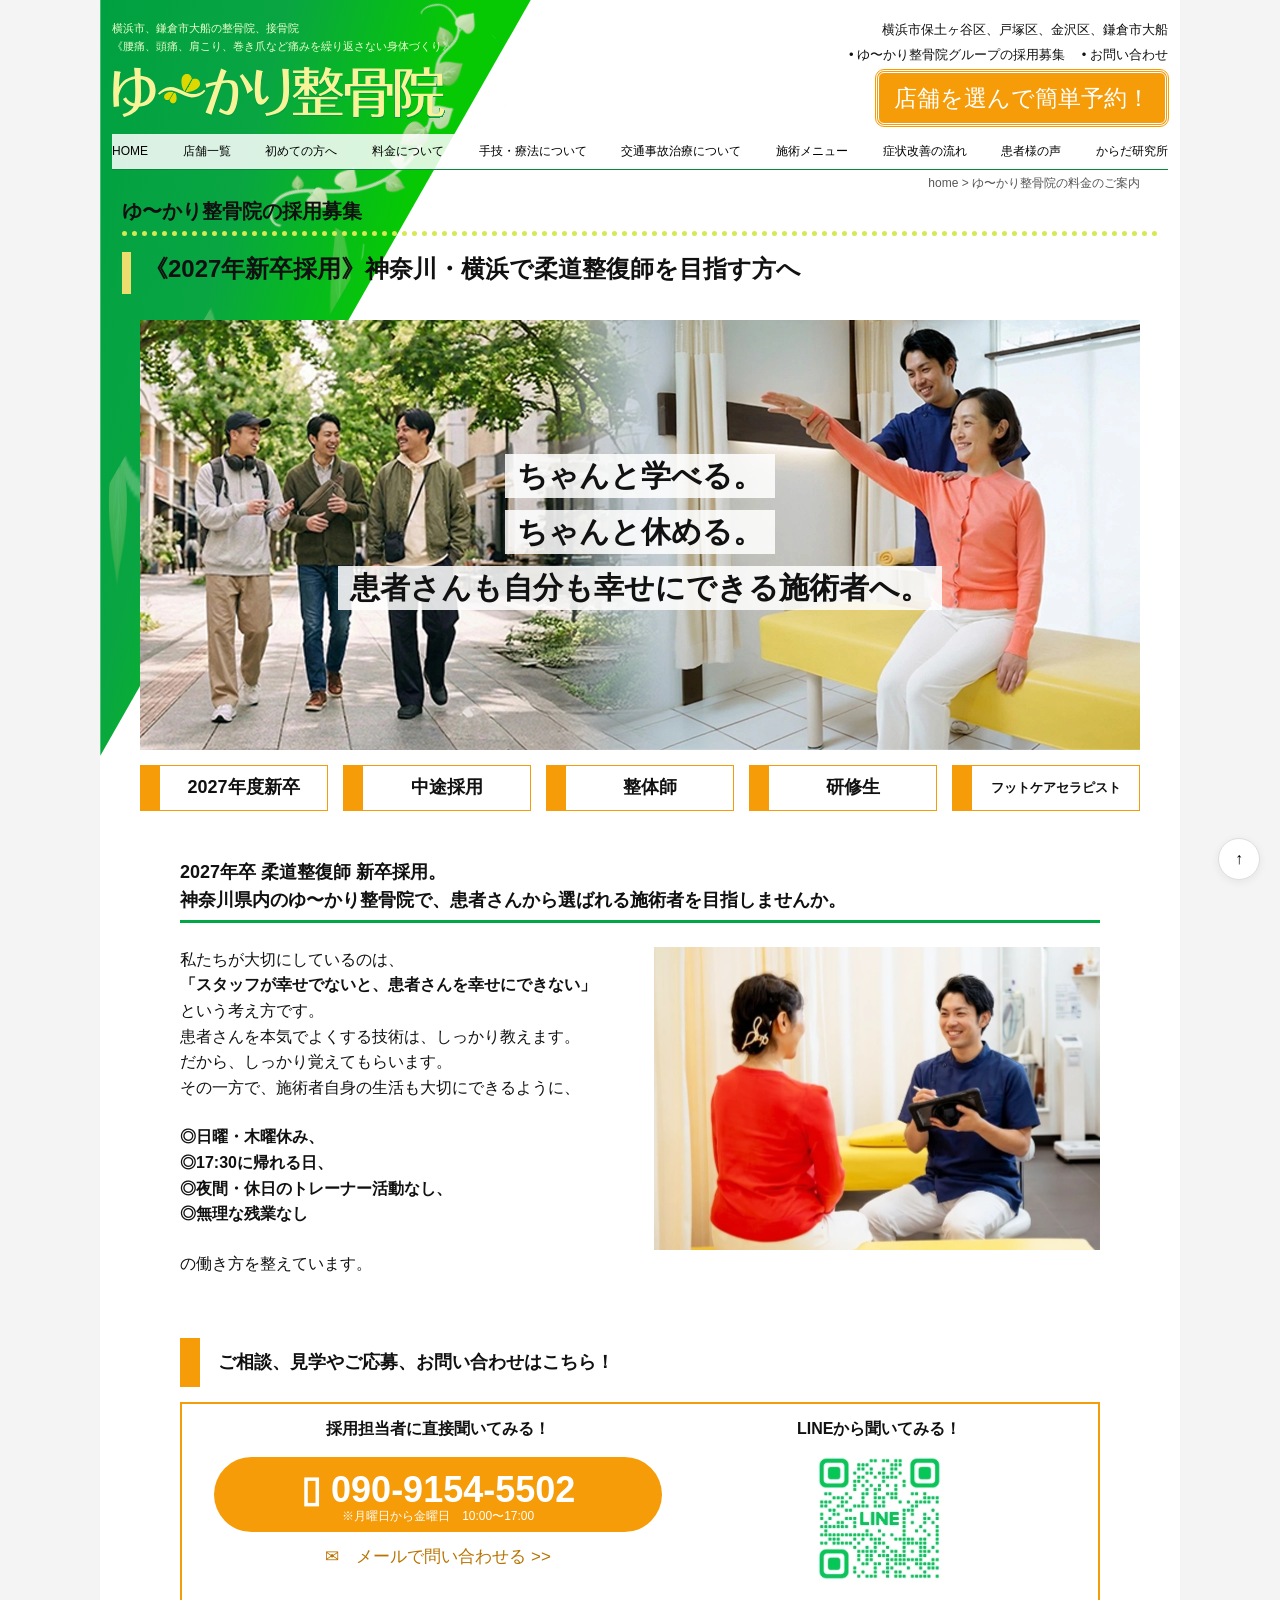
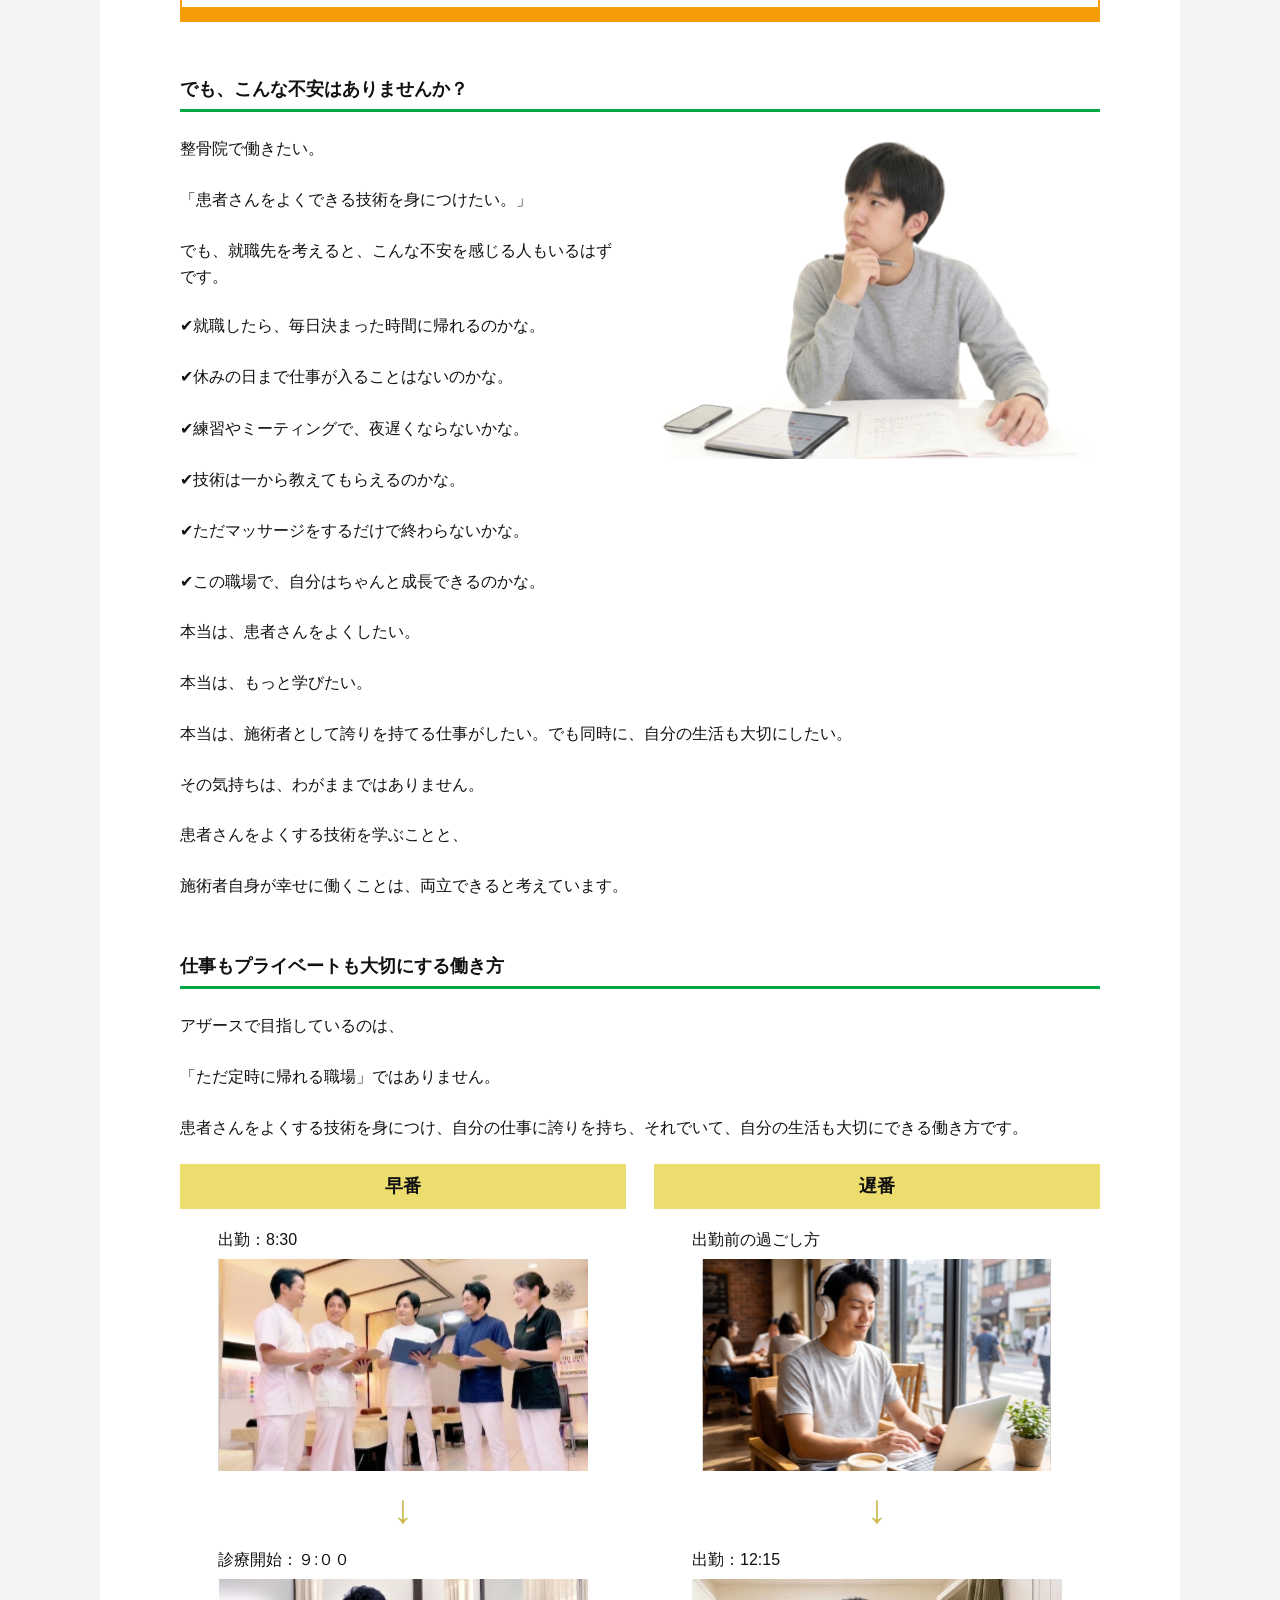
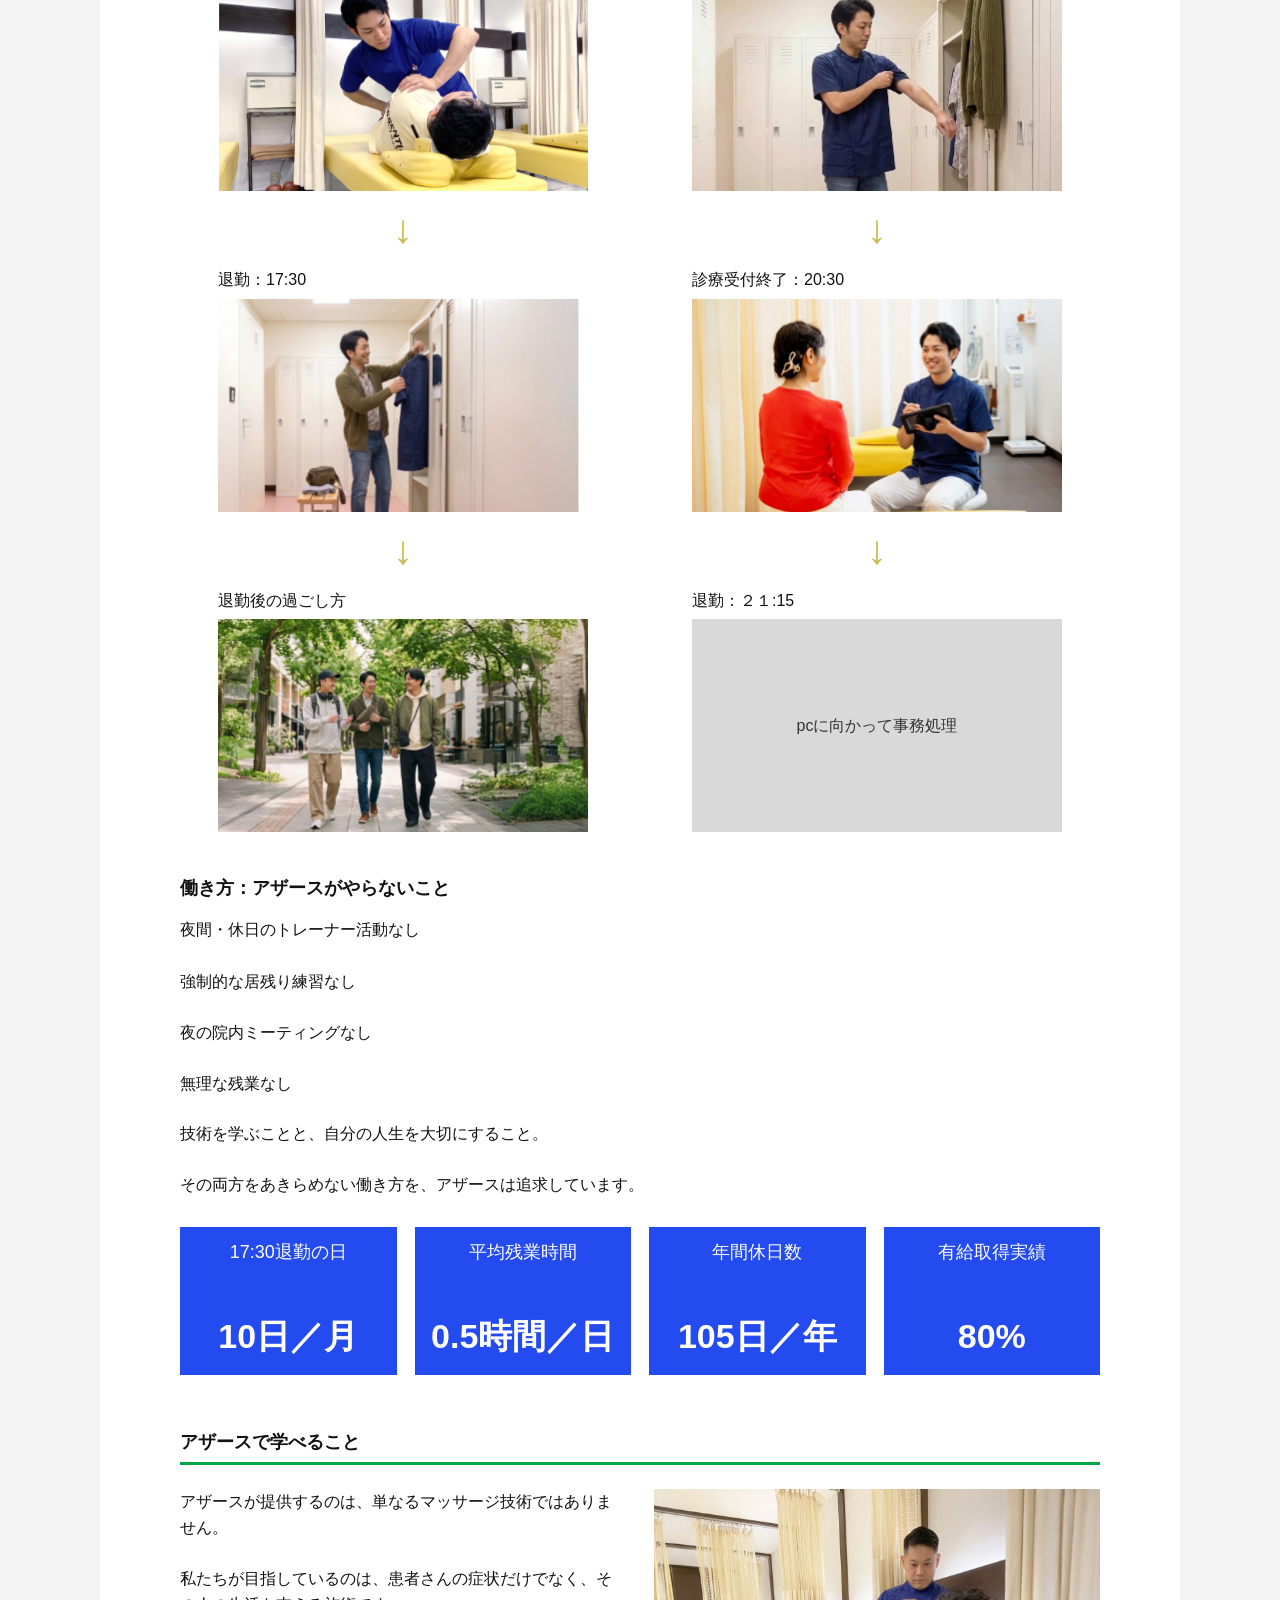
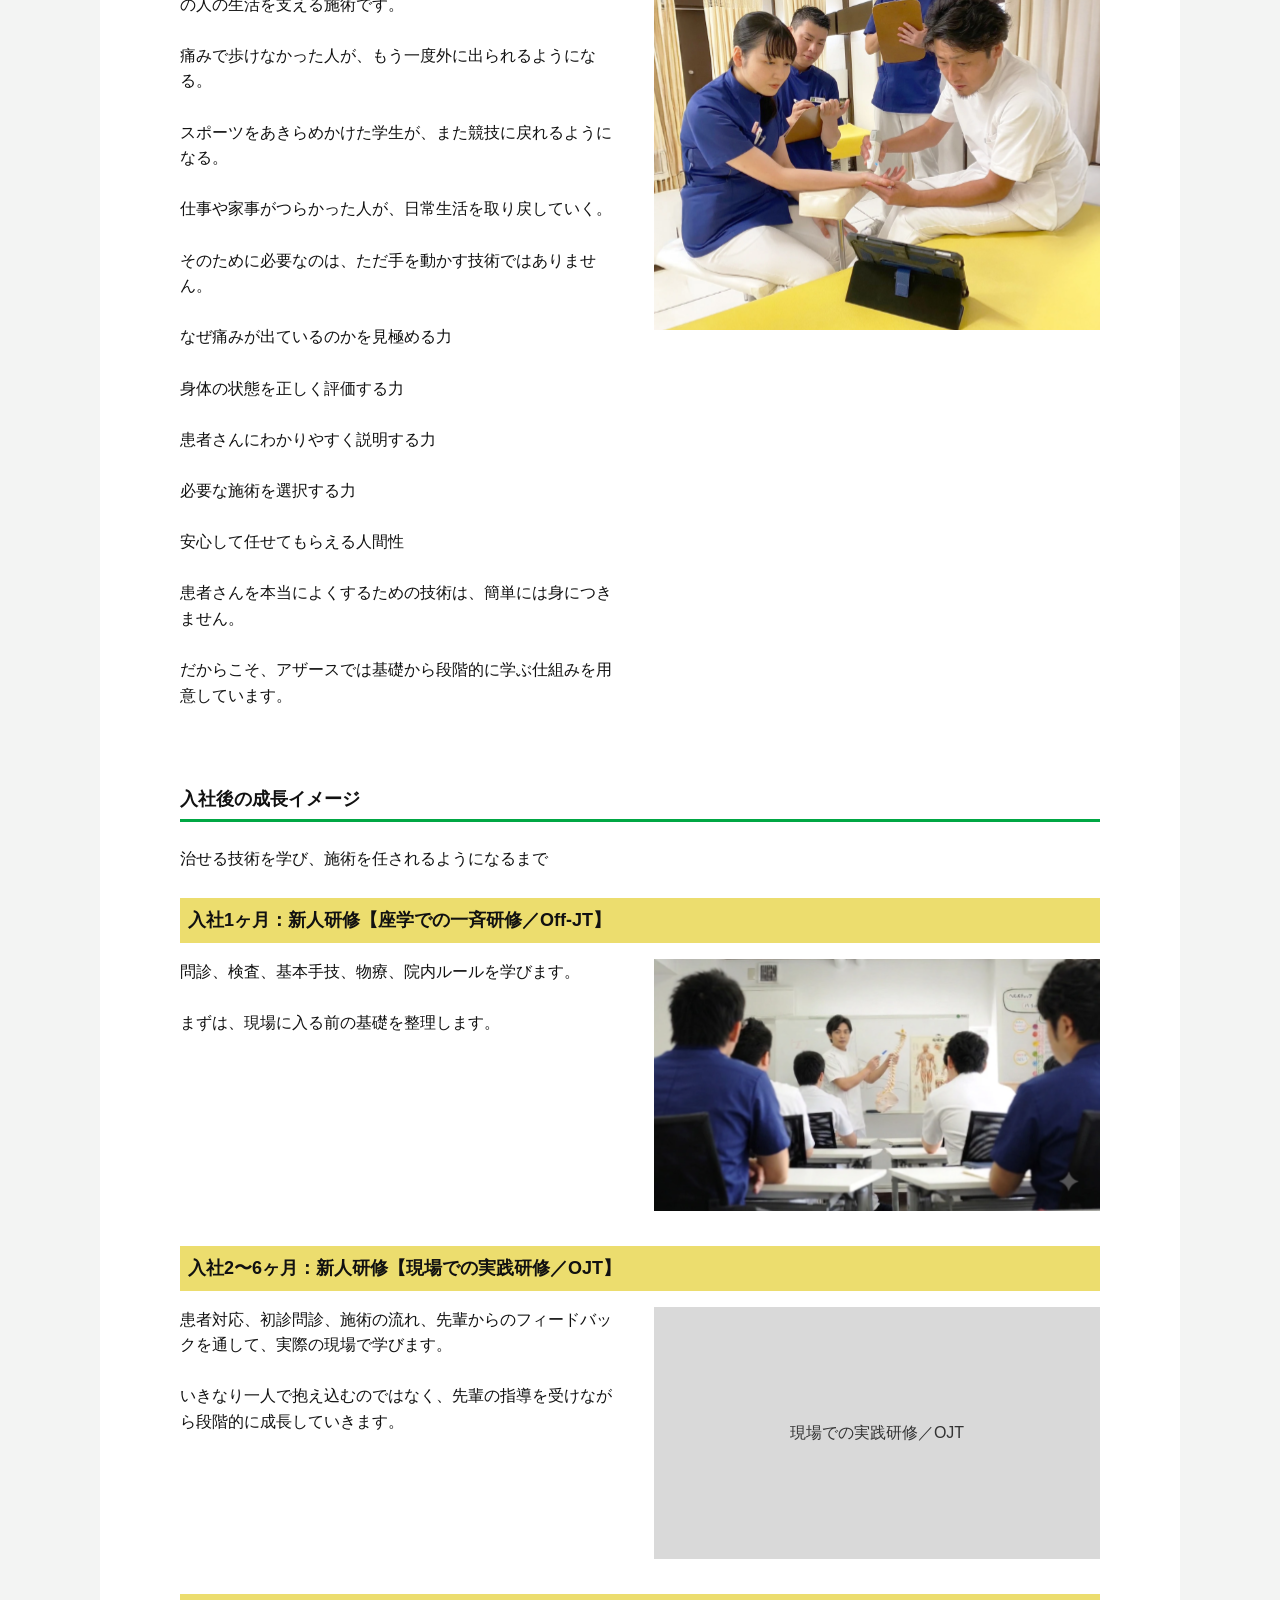
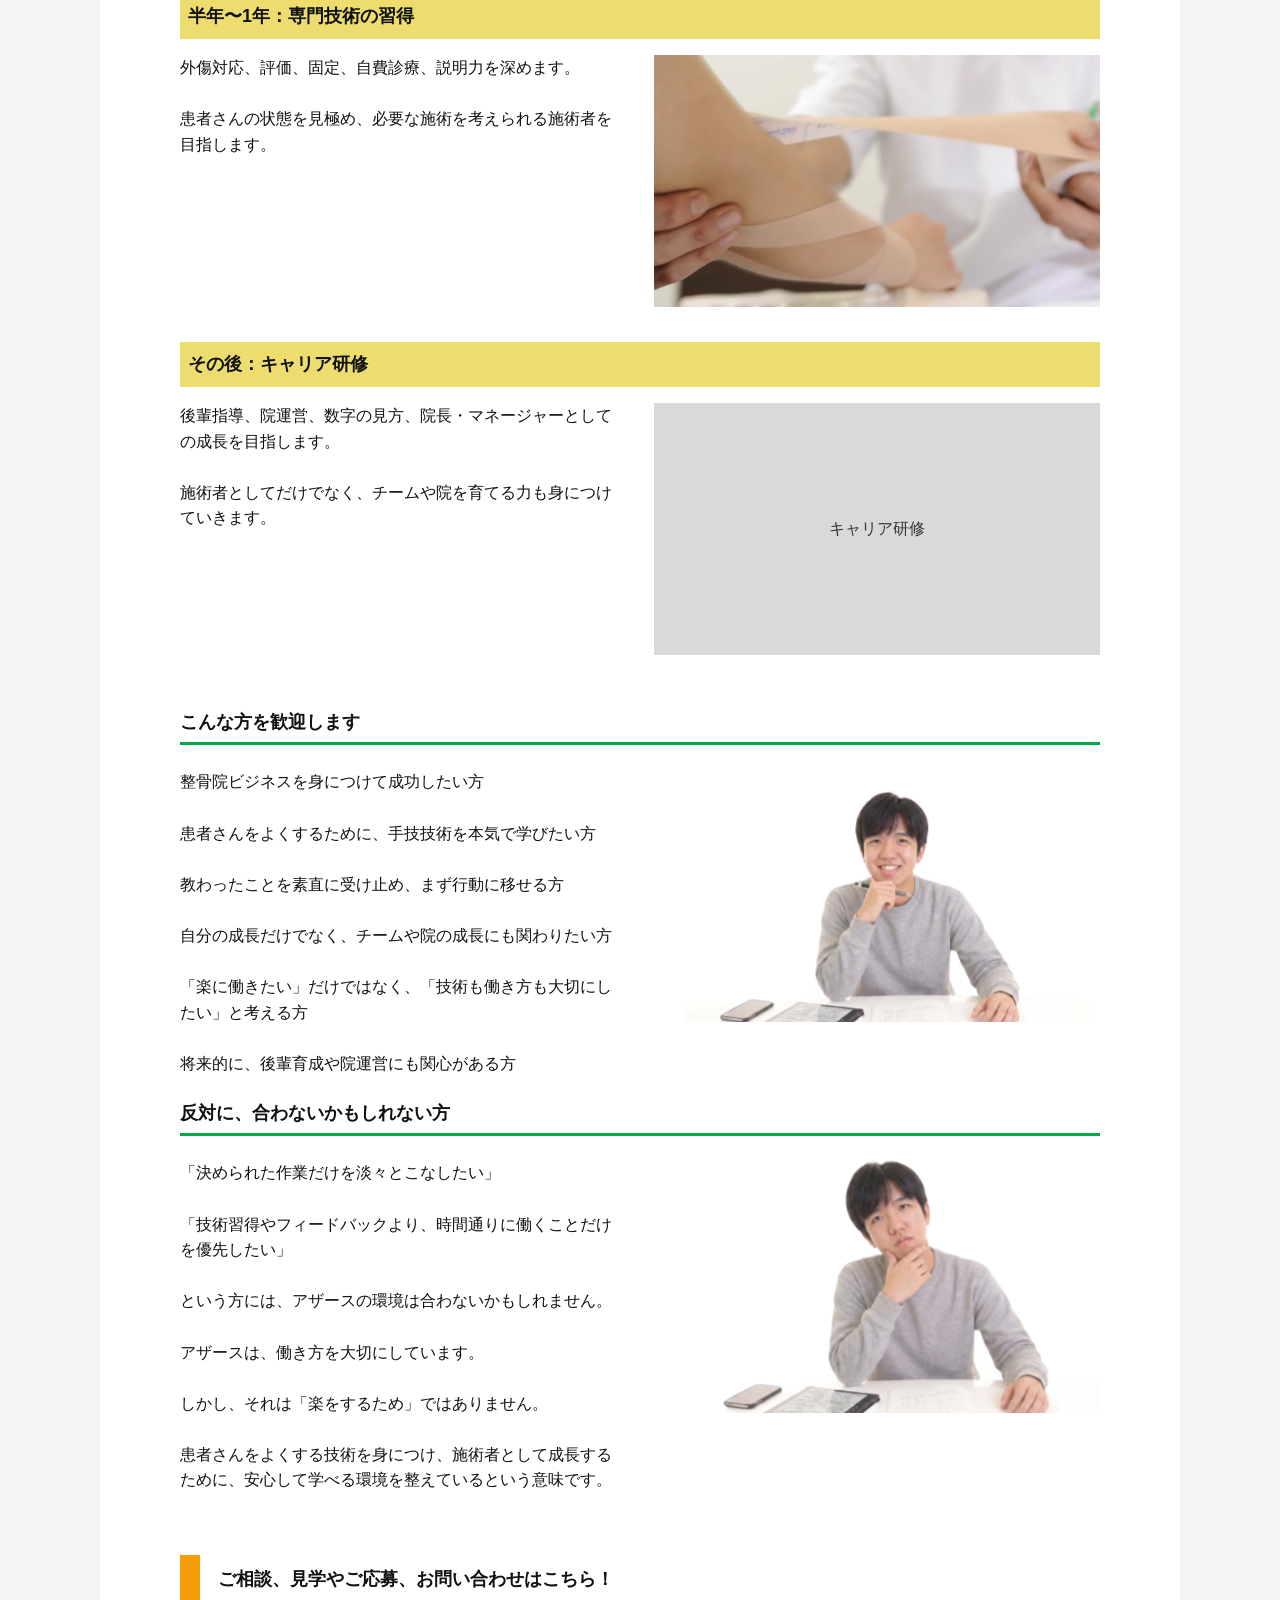
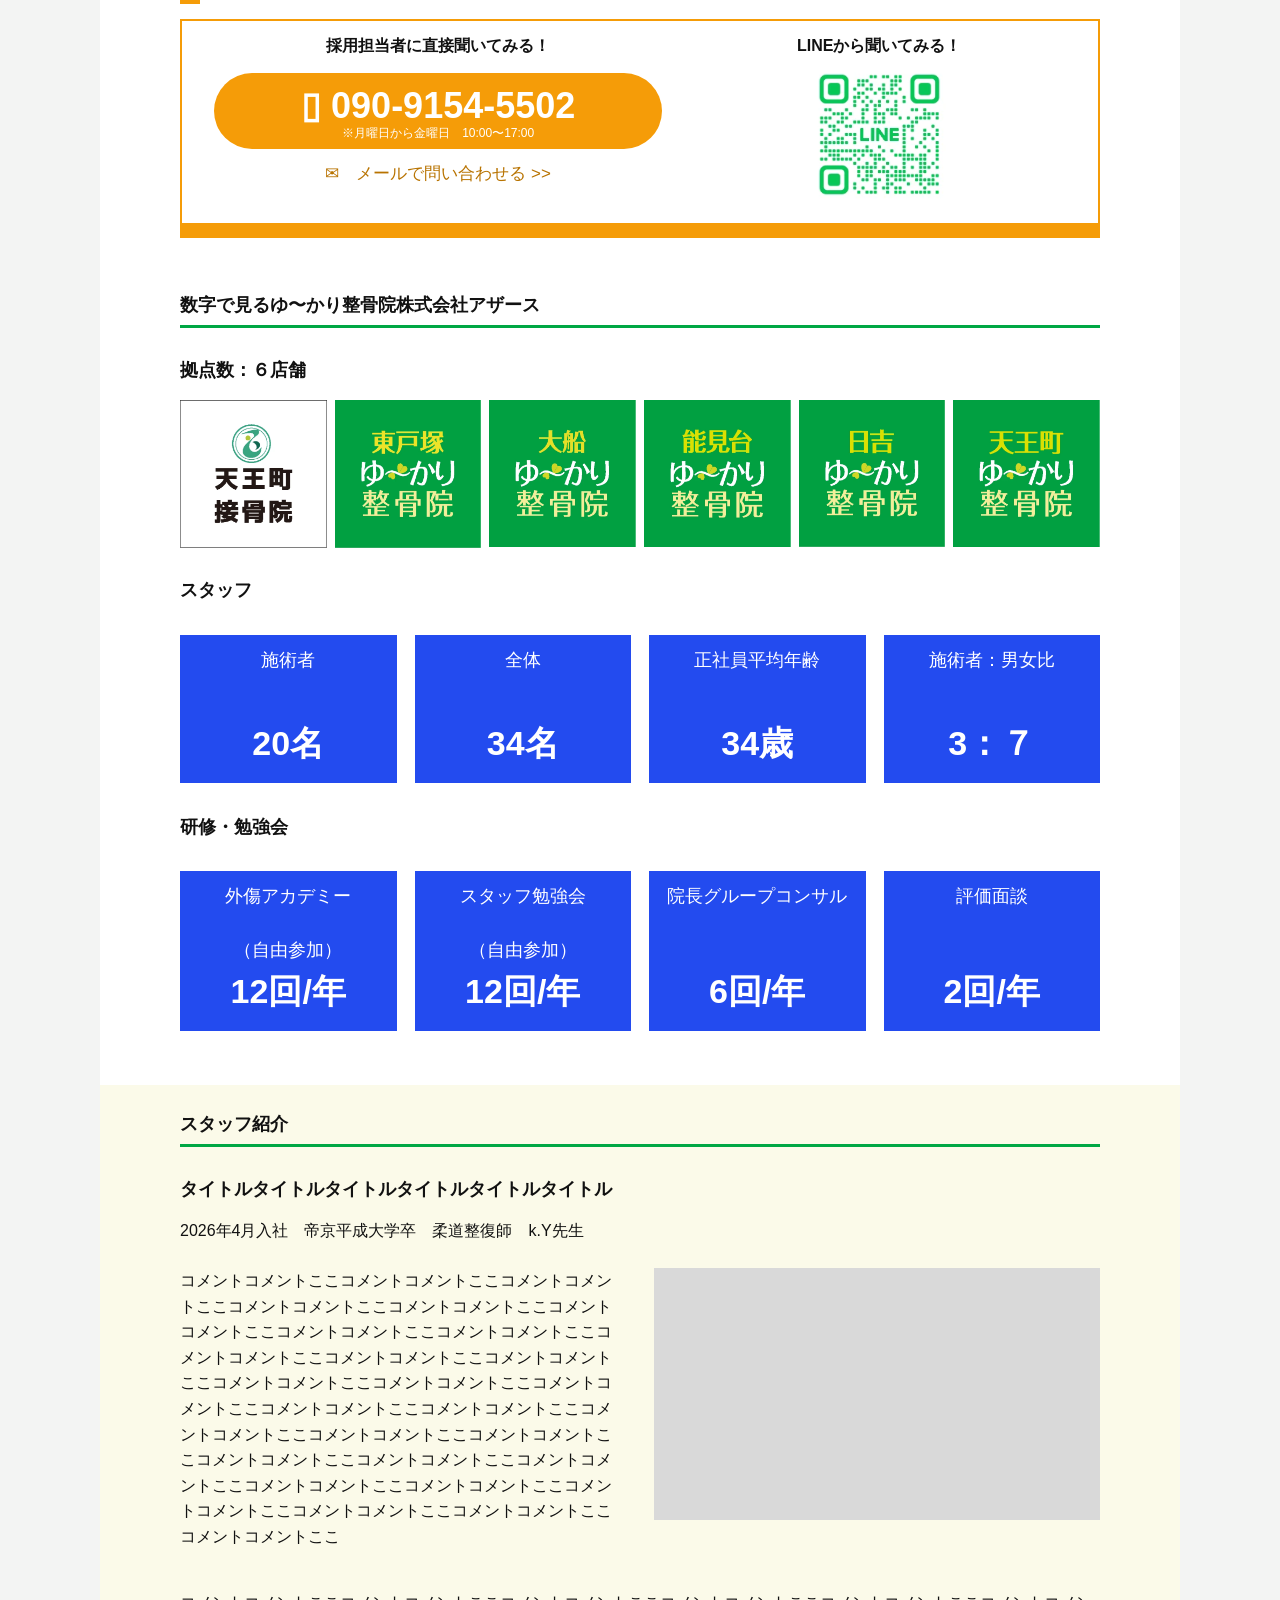
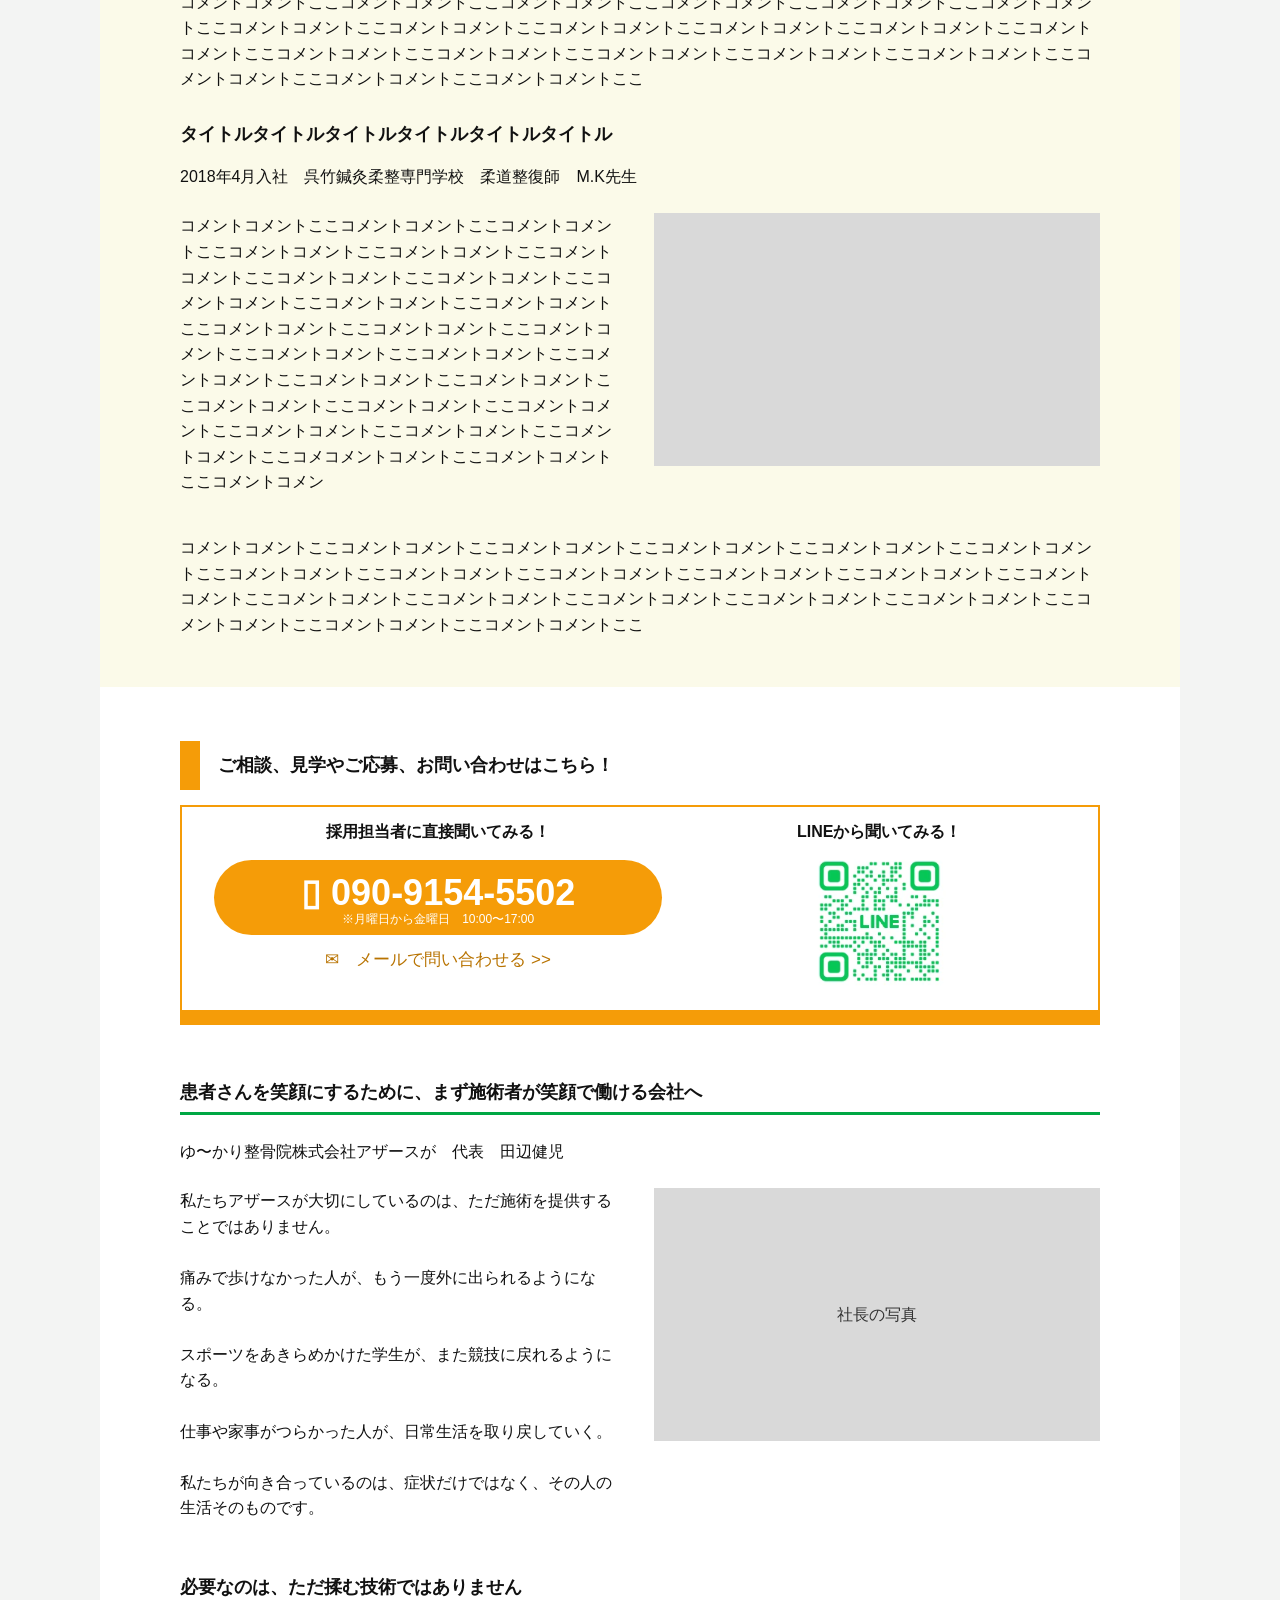
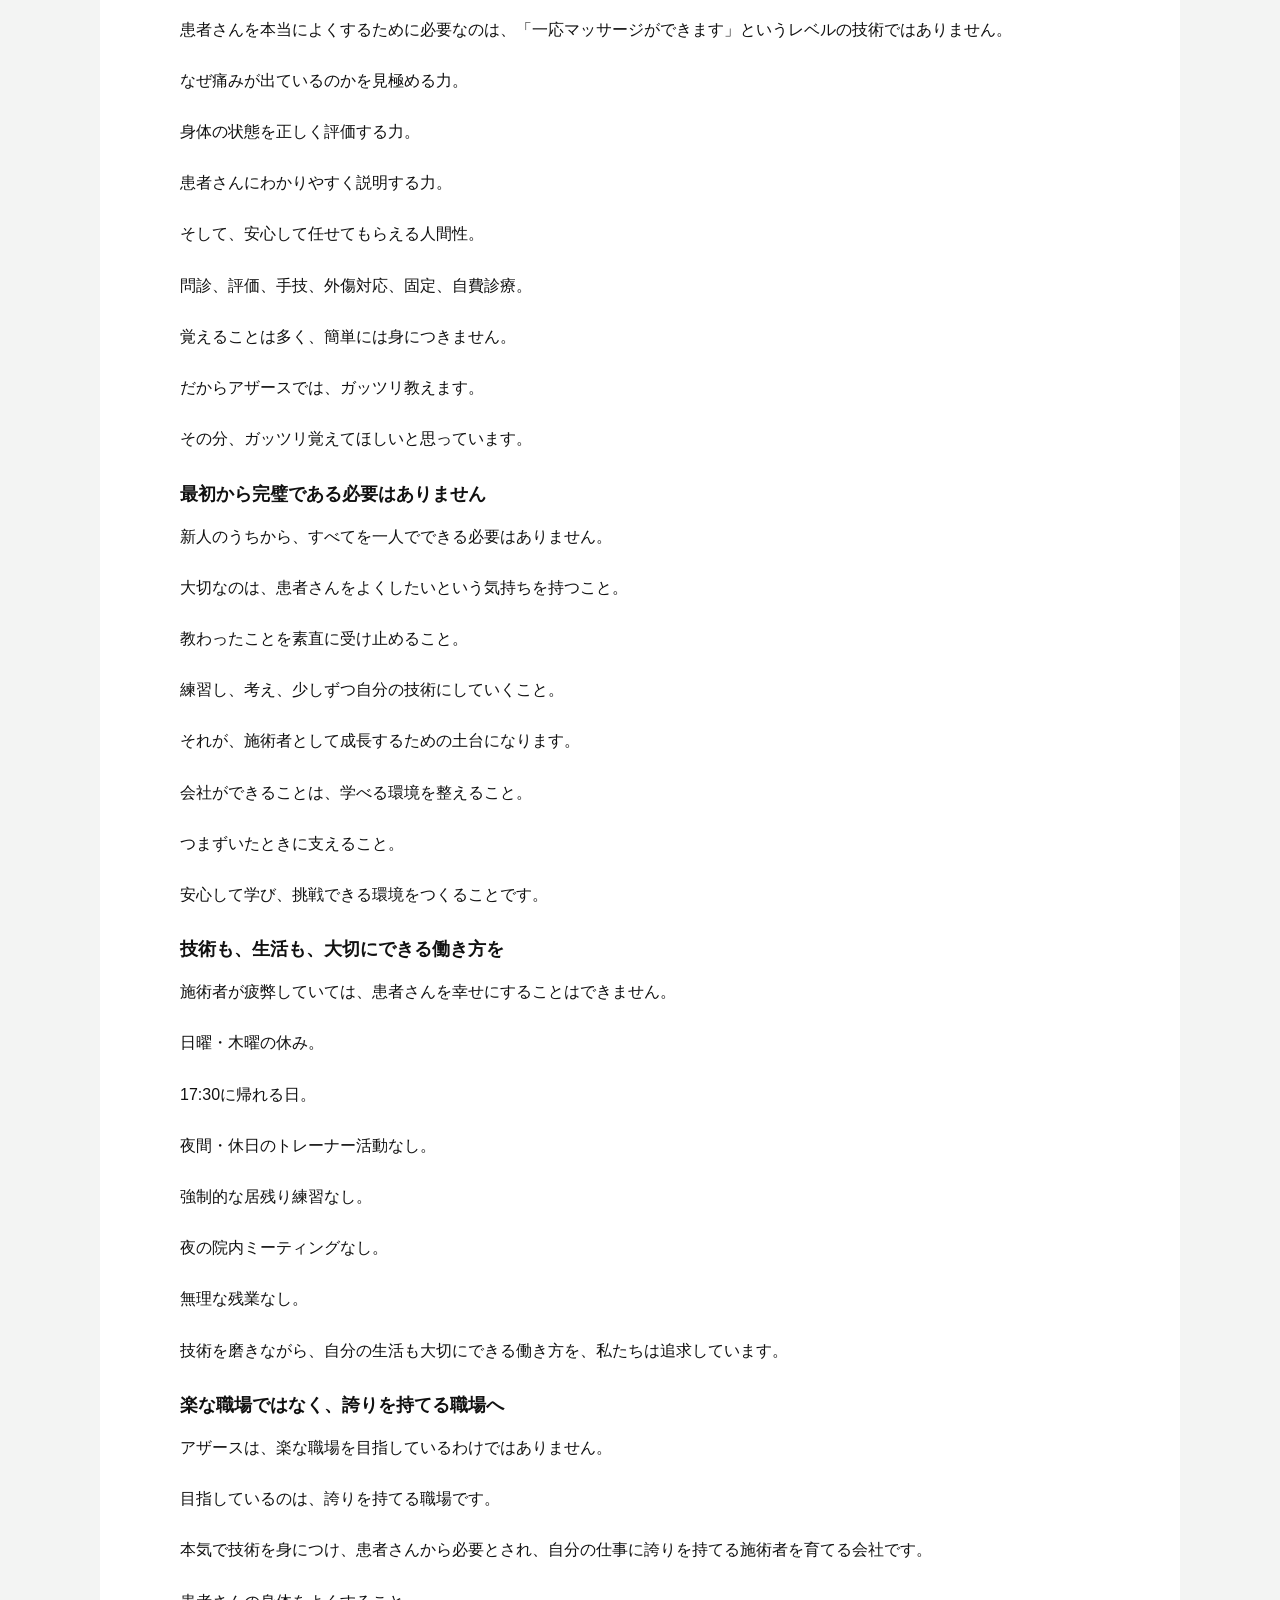
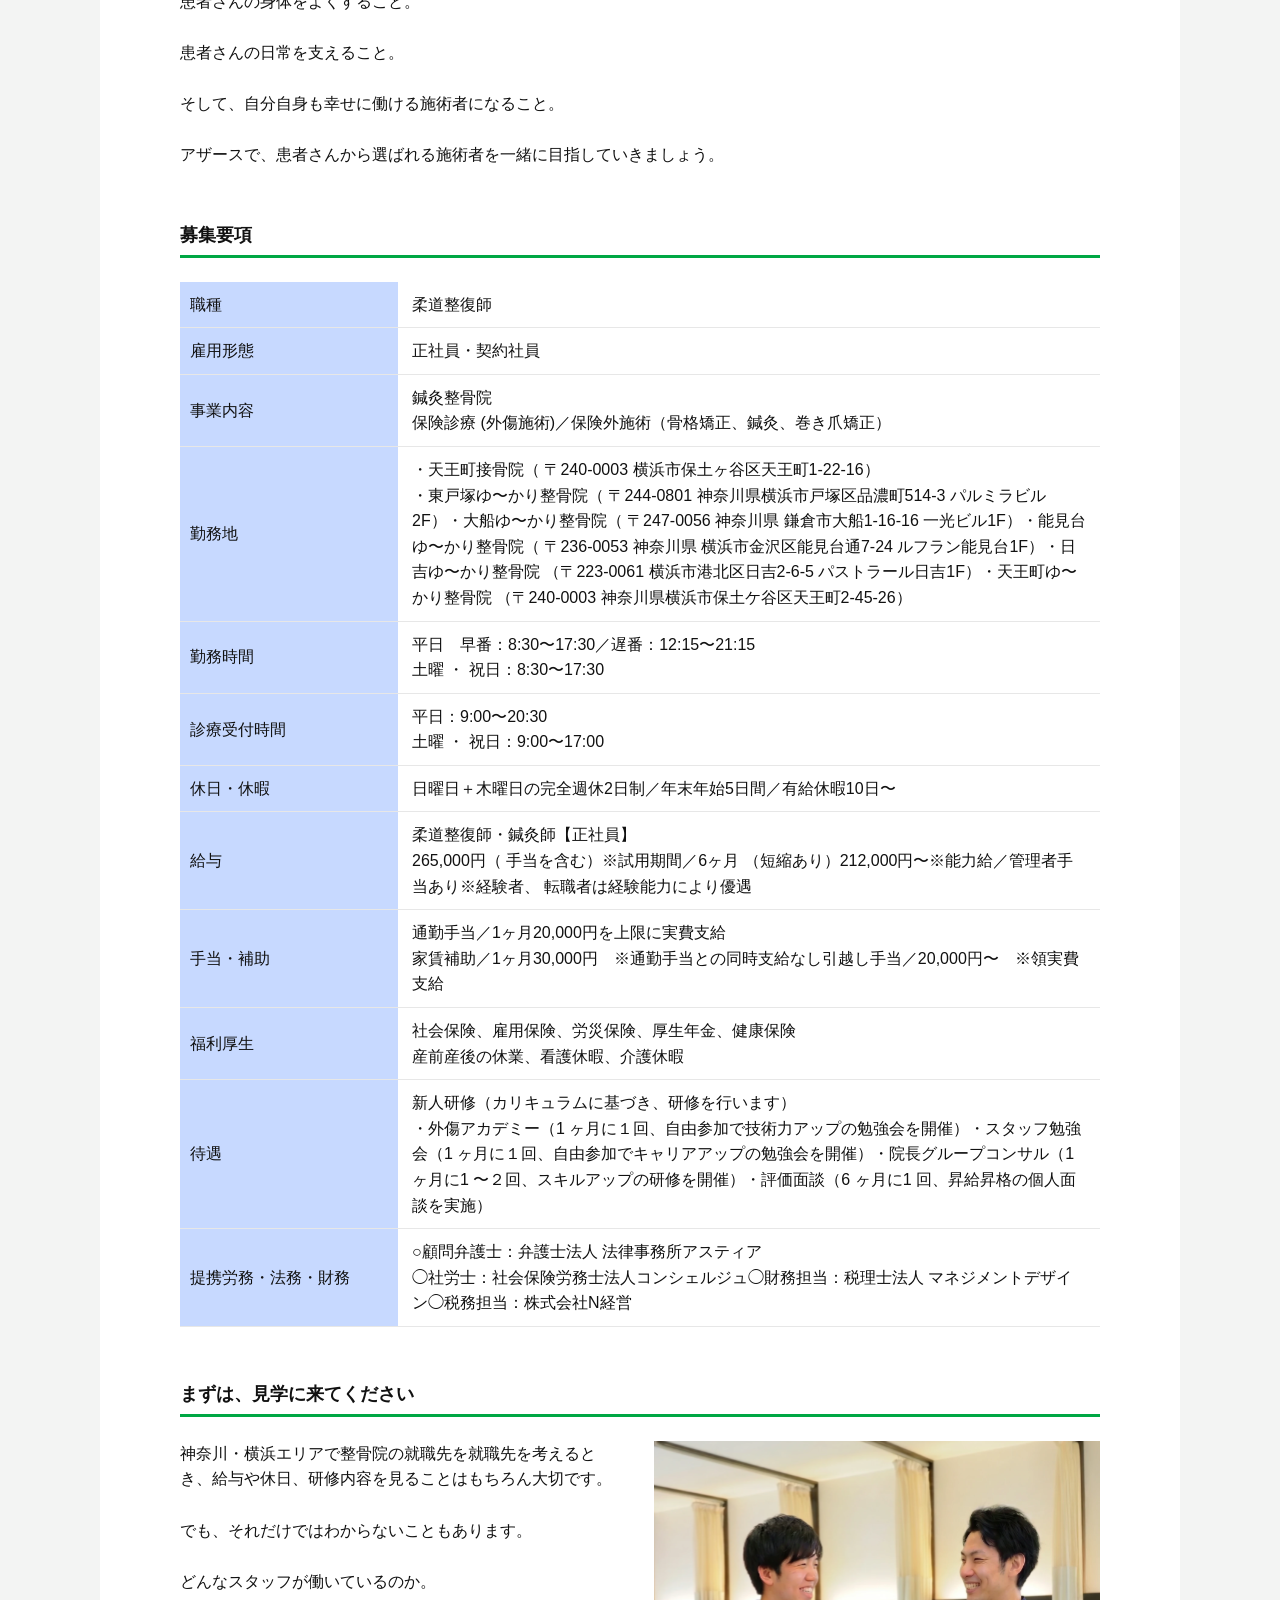
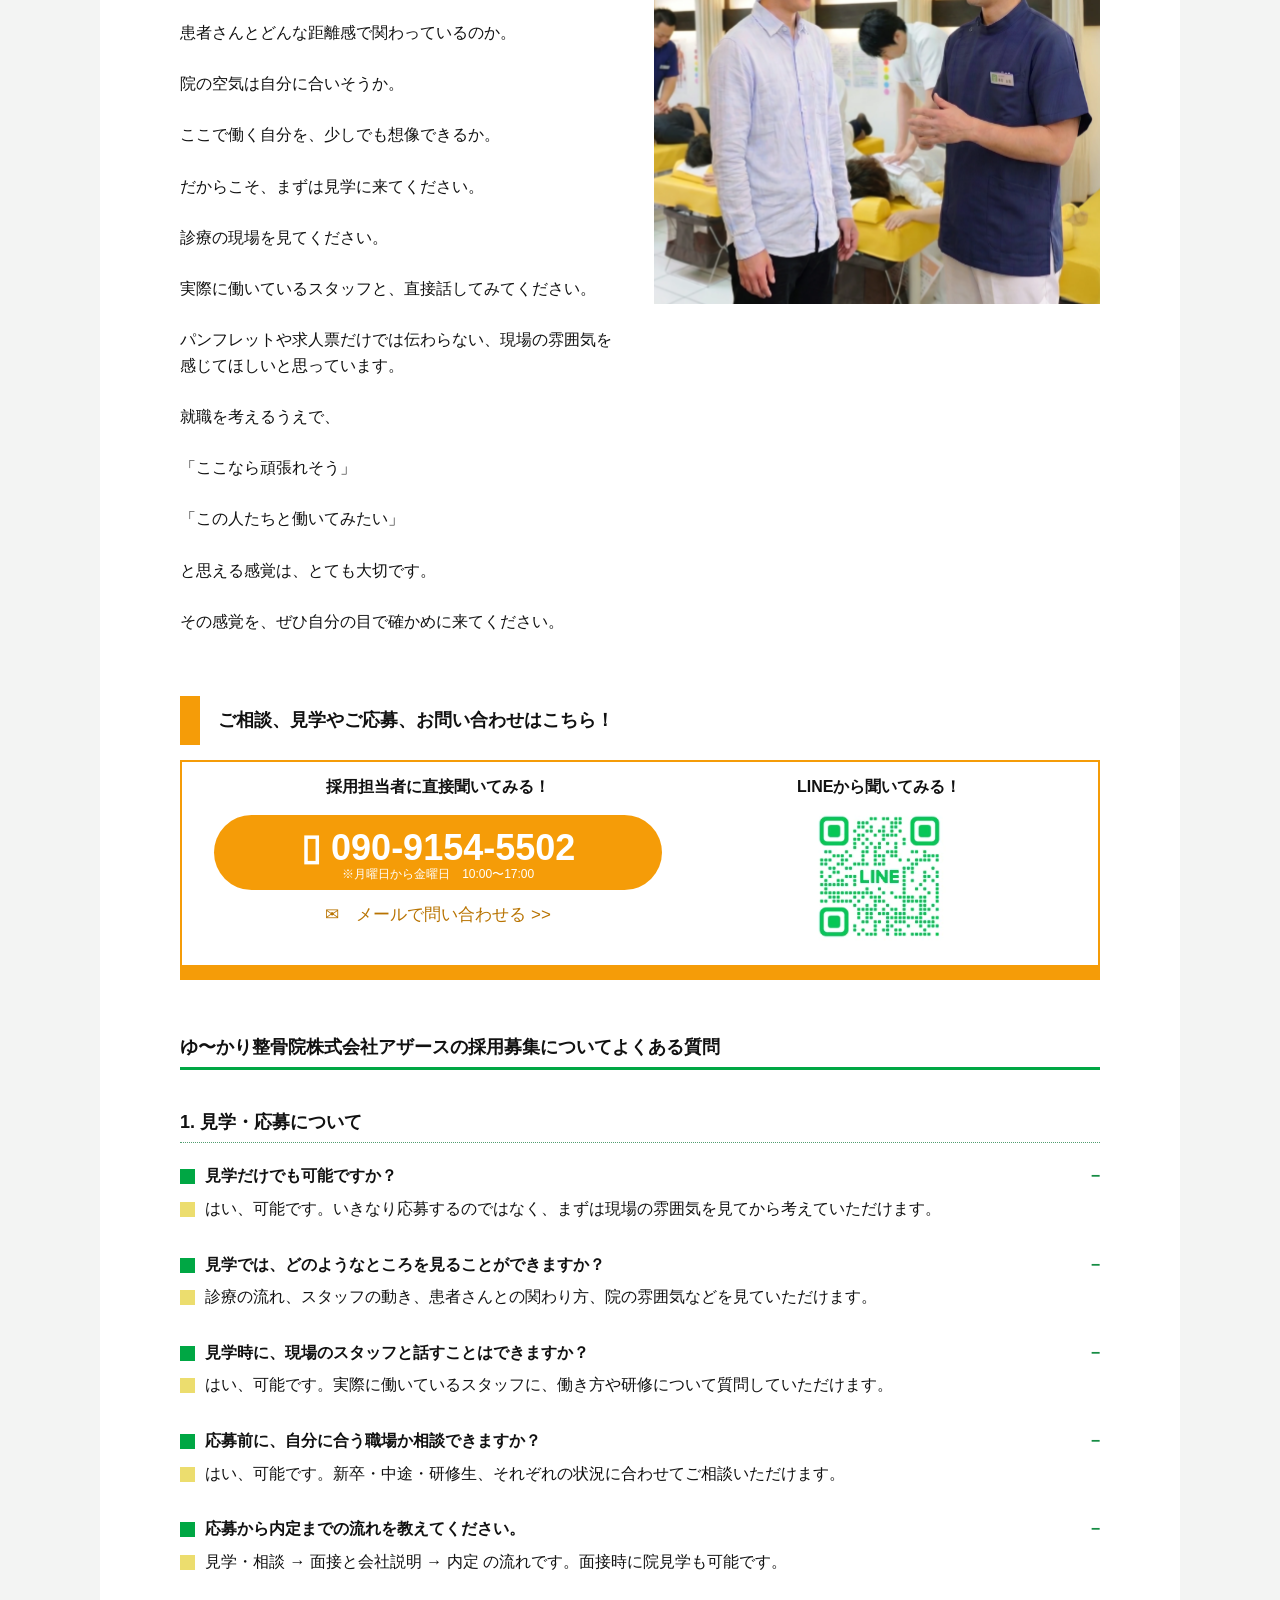
<file: index.html>
<!doctype html><html lang="ja"><head><meta charset="utf-8"><meta name="viewport" content="width=device-width, initial-scale=1"><meta name="robots" content="noindex,nofollow"><title>ゆ〜かり整骨院 採用募集｜Frame 2 テスト</title><link rel="stylesheet" href="style.css"></head><body><div class="page" id="top"><img class="leaf-bg" src="assets/group-15.svg" alt="" width="471" height="771"><header class="header"><div class="header-top"><div class="brand"><p>横浜市、鎌倉市大船の整骨院、接骨院<br>《腰痛、頭痛、肩こり、巻き爪など痛みを繰り返さない身体づくり》</p><a href="#top"><img src="assets/logo.svg" width="337" height="57" alt="ゆ〜かり整骨院"></a></div><div class="header-right"><p>横浜市保土ヶ谷区、戸塚区、金沢区、鎌倉市大船</p><p>• ゆ〜かり整骨院グループの採用募集　 • お問い合わせ</p><button class="booking" data-demo>店舗を選んで簡単予約！</button></div></div><nav class="site-nav" aria-label="サイトメニュー">
<button data-demo>HOME</button>
<button data-demo>店舗一覧</button>
<button data-demo>初めての方へ</button>
<button data-demo>料金について</button>
<button data-demo>手技・療法について</button>
<button data-demo>交通事故治療について</button>
<button data-demo>施術メニュー</button>
<button data-demo>症状改善の流れ</button>
<button data-demo>患者様の声</button>
<button data-demo>からだ研究所</button>
</nav></header><main><div class="hero-area"><div class="breadcrumb">home &gt; ゆ〜かり整骨院の料金のご案内</div><h2 data-source="35">ゆ〜かり整骨院の採用募集</h2><h1 data-source="148">《2027年新卒採用》神奈川・横浜で柔道整復師を目指す方へ</h1>
<div class="hero"><img class="photo" src="assets/image-388.svg" width="1000.0" height="430.0" alt="休日を楽しむスタッフと、患者さんに向き合う施術者" loading="lazy"><div class="hero-copy"><span>ちゃんと学べる。</span><span>ちゃんと休める。</span><span>患者さんも自分も幸せにできる施術者へ。</span></div></div>
<nav class="recruit-nav" aria-label="採用区分"><a href="#requirements">2027年度新卒</a><a href="#requirements">中途採用</a><a href="#requirements">整体師</a><a href="#requirements">研修生</a><a href="#requirements">フットケアセラピスト</a></nav></div>
<section class="section " id="intro"><h2>2027年卒 柔道整復師 新卒採用。<br>神奈川県内のゆ〜かり整骨院で、患者さんから選ばれる施術者を目指しませんか。</h2><div class="two-col"><div><p>私たちが大切にしているのは、<br><strong>「スタッフが幸せでないと、患者さんを幸せにできない」</strong><br>という考え方です。<br>患者さんを本気でよくする技術は、しっかり教えます。<br>だから、しっかり覚えてもらいます。<br>その一方で、施術者自身の生活も大切にできるように、</p><p><strong>◎日曜・木曜休み、<br>◎17:30に帰れる日、<br>◎夜間・休日のトレーナー活動なし、<br>◎無理な残業なし</strong></p><p>の働き方を整えています。</p></div><div><img class="photo" src="assets/group-197.svg" width="440.0" height="299.0" alt="患者さんと話す施術者" loading="lazy"></div></div><aside class="contact"><h3>ご相談、見学やご応募、お問い合わせはこちら！</h3><div class="contact-box"><div><b>採用担当者に直接聞いてみる！</b><button class="phone" data-demo>▯ 090-9154-5502<small>※月曜日から金曜日　10:00〜17:00</small></button><button class="mail" data-demo>✉　メールで問い合わせる &gt;&gt;</button></div><div><b>LINEから聞いてみる！</b><button class="qr" data-demo aria-label="LINEで問い合わせる"><img src="assets/line-qr.svg" width="133" height="133" alt="LINEのQRコード"></button></div></div></aside></section>
<section class="section "><h2 data-source="151">でも、こんな不安はありませんか？</h2><div class="two-col"><div><p data-source="20">整骨院で働きたい。<br><br>「患者さんをよくできる技術を身につけたい。」<br><br>でも、就職先を考えると、こんな不安を感じる人もいるはずです。</p><p data-source="19">✔︎就職したら、毎日決まった時間に帰れるのかな。<br><br>✔︎休みの日まで仕事が入ることはないのかな。<br><br>✔︎練習やミーティングで、夜遅くならないかな。<br><br>✔︎技術は一から教えてもらえるのかな。<br><br>✔︎ただマッサージをするだけで終わらないかな。<br><br>✔︎この職場で、自分はちゃんと成長できるのかな。</p></div><div><img class="photo" src="assets/group-198.svg" width="440.0" height="324.0" alt="就職について考える学生" loading="lazy"></div></div><p data-source="22">本当は、患者さんをよくしたい。<br><br>本当は、もっと学びたい。<br><br>本当は、施術者として誇りを持てる仕事がしたい。でも同時に、自分の生活も大切にしたい。<br><br>その気持ちは、わがままではありません。</p><p data-source="21">患者さんをよくする技術を学ぶことと、<br><br>施術者自身が幸せに働くことは、両立できると考えています。</p></section>
<section class="section " id="work"><h2 data-source="152">仕事もプライベートも大切にする働き方</h2><p data-source="23">アザースで目指しているのは、<br><br>「ただ定時に帰れる職場」ではありません。<br><br>患者さんをよくする技術を身につけ、自分の仕事に誇りを持ち、それでいて、自分の生活も大切にできる働き方です。</p><div class="two-col schedule"><div class="shift"><h3>早番</h3><figure><figcaption>出勤：8:30</figcaption><img class="photo" src="assets/group-407.svg" width="350.0" height="201.0" alt="院内の様子" loading="lazy"></figure><div class="arrow">↓</div><figure><figcaption>診療開始：９:００</figcaption><img class="photo" src="assets/group-408.svg" width="350.0" height="201.0" alt="院内の様子" loading="lazy"></figure><div class="arrow">↓</div><figure><figcaption>退勤：17:30</figcaption><img class="photo" src="assets/group-409.svg" width="350.0" height="201.0" alt="院内の様子" loading="lazy"></figure><div class="arrow">↓</div><figure><figcaption>退勤後の過ごし方</figcaption><img class="photo" src="assets/group-410.svg" width="350.0" height="201.0" alt="院内の様子" loading="lazy"></figure></div><div class="shift"><h3>遅番</h3><figure><figcaption>出勤前の過ごし方</figcaption><img class="photo" src="assets/group-210.svg" width="350.0" height="201.0" alt="院内の様子" loading="lazy"></figure><div class="arrow">↓</div><figure><figcaption>出勤：12:15</figcaption><img class="photo" src="assets/group-411.svg" width="350.0" height="201.0" alt="院内の様子" loading="lazy"></figure><div class="arrow">↓</div><figure><figcaption>診療受付終了：20:30</figcaption><img class="photo" src="assets/group-412.svg" width="350.0" height="201.0" alt="院内の様子" loading="lazy"></figure><div class="arrow">↓</div><figure><figcaption>退勤：２１:15</figcaption><div class="placeholder">pcに向かって事務処理</div></figure></div></div><h3 data-source="224">働き方：アザースがやらないこと</h3><p data-source="222">夜間・休日のトレーナー活動なし<br><br>強制的な居残り練習なし<br><br>夜の院内ミーティングなし<br><br>無理な残業なし</p><p data-source="223">技術を学ぶことと、自分の人生を大切にすること。<br><br>その両方をあきらめない働き方を、アザースは追求しています。</p><div class="stats"><div><span>17:30退勤の日</span><strong>10日／月</strong></div><div><span>平均残業時間</span><strong>0.5時間／日</strong></div><div><span>年間休日数</span><strong>105日／年</strong></div><div><span>有給取得実績</span><strong>80%</strong></div></div></section>
<section class="section " id="learn"><h2 data-source="157">アザースで学べること</h2><div class="two-col"><div><p data-source="24">アザースが提供するのは、単なるマッサージ技術ではありません。<br><br>私たちが目指しているのは、患者さんの症状だけでなく、その人の生活を支える施術です。<br><br>痛みで歩けなかった人が、もう一度外に出られるようになる。<br><br>スポーツをあきらめかけた学生が、また競技に戻れるようになる。<br><br>仕事や家事がつらかった人が、日常生活を取り戻していく。<br><br>そのために必要なのは、ただ手を動かす技術ではありません。<br><br>なぜ痛みが出ているのかを見極める力<br><br>身体の状態を正しく評価する力<br><br>患者さんにわかりやすく説明する力<br><br>必要な施術を選択する力<br><br>安心して任せてもらえる人間性<br><br>患者さんを本当によくするための技術は、簡単には身につきません。<br><br>だからこそ、アザースでは基礎から段階的に学ぶ仕組みを用意しています。</p></div><div><img class="photo" src="assets/group-413.svg" width="440.0" height="435.0" alt="技術研修の様子" loading="lazy"></div></div></section>
<section class="section "><h2 data-source="158">入社後の成長イメージ</h2><p data-source="25">治せる技術を学び、施術を任されるようになるまで</p><article class="step"><h3 data-source="252">入社1ヶ月：新人研修【座学での一斉研修／Off-JT】</h3><div class="two-col"><div><p data-source="26">問診、検査、基本手技、物療、院内ルールを学びます。<br><br>まずは、現場に入る前の基礎を整理します。</p></div><div><img class="photo" src="assets/group-414.svg" width="440.0" height="249.0" alt="研修の様子" loading="lazy"></div></div></article><article class="step"><h3 data-source="251">入社2〜6ヶ月：新人研修【現場での実践研修／OJT】</h3><div class="two-col"><div><p data-source="27">患者対応、初診問診、施術の流れ、先輩からのフィードバックを通して、実際の現場で学びます。<br><br>いきなり一人で抱え込むのではなく、先輩の指導を受けながら段階的に成長していきます。</p></div><div><div class="placeholder">現場での実践研修／OJT</div></div></div></article><article class="step"><h3 data-source="253">半年〜1年：専門技術の習得</h3><div class="two-col"><div><p data-source="28">外傷対応、評価、固定、自費診療、説明力を深めます。<br><br>患者さんの状態を見極め、必要な施術を考えられる施術者を目指します。</p></div><div><img class="photo" src="assets/group-238.svg" width="440.0" height="249.0" alt="研修の様子" loading="lazy"></div></div></article><article class="step"><h3 data-source="254">その後：キャリア研修</h3><div class="two-col"><div><p data-source="29">後輩指導、院運営、数字の見方、院長・マネージャーとしての成長を目指します。<br><br>施術者としてだけでなく、チームや院を育てる力も身につけていきます。</p></div><div><div class="placeholder">キャリア研修</div></div></div></article></section>
<section class="section "><h2 data-source="482">こんな方を歓迎します</h2><div class="two-col"><div><p data-source="30">整骨院ビジネスを身につけて成功したい方<br><br>患者さんをよくするために、手技技術を本気で学びたい方<br><br>教わったことを素直に受け止め、まず行動に移せる方<br><br>自分の成長だけでなく、チームや院の成長にも関わりたい方<br><br>「楽に働きたい」だけではなく、「技術も働き方も大切にしたい」と考える方<br><br>将来的に、後輩育成や院運営にも関心がある方</p></div><div><img class="photo" src="assets/group-393.svg" width="470.04" height="266.0" alt="施術者を目指す方へ" loading="lazy"></div></div><h2 data-source="483">反対に、合わないかもしれない方</h2><div class="two-col"><div><p data-source="31">「決められた作業だけを淡々とこなしたい」<br><br>「技術習得やフィードバックより、時間通りに働くことだけを優先したい」<br><br>という方には、アザースの環境は合わないかもしれません。<br><br>アザースは、働き方を大切にしています。<br><br>しかし、それは「楽をするため」ではありません。<br><br>患者さんをよくする技術を身につけ、施術者として成長するために、安心して学べる環境を整えているという意味です。</p></div><div><img class="photo" src="assets/group-241.svg" width="440.0" height="249.0" alt="働き方について考える" loading="lazy"></div></div><aside class="contact"><h3>ご相談、見学やご応募、お問い合わせはこちら！</h3><div class="contact-box"><div><b>採用担当者に直接聞いてみる！</b><button class="phone" data-demo>▯ 090-9154-5502<small>※月曜日から金曜日　10:00〜17:00</small></button><button class="mail" data-demo>✉　メールで問い合わせる &gt;&gt;</button></div><div><b>LINEから聞いてみる！</b><button class="qr" data-demo aria-label="LINEで問い合わせる"><img src="assets/line-qr.svg" width="133" height="133" alt="LINEのQRコード"></button></div></div></aside></section>
<section class="section " id="numbers"><h2 data-source="257">数字で見るゆ〜かり整骨院株式会社アザース</h2><h3 data-source="485">拠点数：６店舗</h3><div class="clinics"><img class="photo" src="assets/image-259.svg" width="147.0" height="148.0" alt="グループの院紹介" loading="lazy"><img class="photo" src="assets/image-260.svg" width="147.0" height="148.0" alt="グループの院紹介" loading="lazy"><img class="photo" src="assets/image-261.svg" width="147.0" height="147.0" alt="グループの院紹介" loading="lazy"><img class="photo" src="assets/image-262.svg" width="147.0" height="147.0" alt="グループの院紹介" loading="lazy"><img class="photo" src="assets/image-263.svg" width="146.0" height="147.0" alt="グループの院紹介" loading="lazy"><img class="photo" src="assets/image-264.svg" width="147.0" height="147.0" alt="グループの院紹介" loading="lazy"></div><h3 data-source="486">スタッフ</h3><div class="stats"><div><span>施術者</span><strong>20名</strong></div><div><span>全体</span><strong>34名</strong></div><div><span>正社員平均年齢</span><strong>34歳</strong></div><div><span>施術者：男女比</span><strong>3：７</strong></div></div><h3 data-source="487">研修・勉強会</h3><div class="stats"><div><span>外傷アカデミー<br><br>（自由参加）</span><strong>12回/年</strong></div><div><span>スタッフ勉強会<br><br>（自由参加）</span><strong>12回/年</strong></div><div><span>院長グループコンサル</span><strong>6回/年</strong></div><div><span>評価面談</span><strong>2回/年</strong></div></div></section>
<section class="section voices"><h2 data-source="258">スタッフ紹介</h2><h3 data-source="294">タイトルタイトルタイトルタイトルタイトルタイトル</h3><p data-source="291">2026年4月入社　帝京平成大学卒　柔道整復師　k.Y先生</p><div class="two-col"><div><p data-source="289">コメントコメントここコメントコメントここコメントコメントここコメントコメントここコメントコメントここコメントコメントここコメントコメントここコメントコメントここコメントコメントここコメントコメントここコメントコメントここコメントコメントここコメントコメントここコメントコメントここコメントコメントここコメントコメントここコメントコメントここコメントコメントここコメントコメントここコメントコメントここコメントコメントここコメントコメントここコメントコメントここコメントコメントここコメントコメントここコメントコメントここコメントコメントここコメントコメントここ</p></div><div><div class="placeholder"></div></div></div><p data-source="290">コメントコメントここコメントコメントここコメントコメントここコメントコメントここコメントコメントここコメントコメントここコメントコメントここコメントコメントここコメントコメントここコメントコメントここコメントコメントここコメントコメントここコメントコメントここコメントコメントここコメントコメントここコメントコメントここコメントコメントここコメントコメントここコメントコメントここコメントコメントここ</p><h3 data-source="300">タイトルタイトルタイトルタイトルタイトルタイトル</h3><p data-source="299">2018年4月入社　呉竹鍼灸柔整専門学校　柔道整復師　M.K先生</p><div class="two-col"><div><p data-source="297">コメントコメントここコメントコメントここコメントコメントここコメントコメントここコメントコメントここコメントコメントここコメントコメントここコメントコメントここコメントコメントここコメントコメントここコメントコメントここコメントコメントここコメントコメントここコメントコメントここコメントコメントここコメントコメントここコメントコメントここコメントコメントここコメントコメントここコメントコメントここコメントコメントここコメントコメントここコメントコメントここコメントコメントここコメントコメントここコメコメントコメントここコメントコメントここコメントコメン</p></div><div><div class="placeholder"></div></div></div><p data-source="298">コメントコメントここコメントコメントここコメントコメントここコメントコメントここコメントコメントここコメントコメントここコメントコメントここコメントコメントここコメントコメントここコメントコメントここコメントコメントここコメントコメントここコメントコメントここコメントコメントここコメントコメントここコメントコメントここコメントコメントここコメントコメントここコメントコメントここコメントコメントここ</p></section>
<section class="section "><aside class="contact"><h3>ご相談、見学やご応募、お問い合わせはこちら！</h3><div class="contact-box"><div><b>採用担当者に直接聞いてみる！</b><button class="phone" data-demo>▯ 090-9154-5502<small>※月曜日から金曜日　10:00〜17:00</small></button><button class="mail" data-demo>✉　メールで問い合わせる &gt;&gt;</button></div><div><b>LINEから聞いてみる！</b><button class="qr" data-demo aria-label="LINEで問い合わせる"><img src="assets/line-qr.svg" width="133" height="133" alt="LINEのQRコード"></button></div></div></aside></section>
<section class="section " id="message"><h2 data-source="341">患者さんを笑顔にするために、まず施術者が笑顔で働ける会社へ</h2><p data-source="292">ゆ〜かり整骨院株式会社アザースが　代表　田辺健児</p><div class="two-col"><div><p data-source="293">私たちアザースが大切にしているのは、ただ施術を提供することではありません。<br><br>痛みで歩けなかった人が、もう一度外に出られるようになる。<br><br>スポーツをあきらめかけた学生が、また競技に戻れるようになる。<br><br>仕事や家事がつらかった人が、日常生活を取り戻していく。<br><br>私たちが向き合っているのは、症状だけではなく、その人の生活そのものです。</p></div><div><div class="placeholder">社長の写真</div></div></div><h3 data-source="304">必要なのは、ただ揉む技術ではありません</h3><p data-source="488">患者さんを本当によくするために必要なのは、「一応マッサージができます」というレベルの技術ではありません。<br><br>なぜ痛みが出ているのかを見極める力。<br><br>身体の状態を正しく評価する力。<br><br>患者さんにわかりやすく説明する力。<br><br>そして、安心して任せてもらえる人間性。<br><br>問診、評価、手技、外傷対応、固定、自費診療。<br><br>覚えることは多く、簡単には身につきません。<br><br>だからアザースでは、ガッツリ教えます。<br><br>その分、ガッツリ覚えてほしいと思っています。</p><h3 data-source="305">最初から完璧である必要はありません</h3><p data-source="489">新人のうちから、すべてを一人でできる必要はありません。<br><br>大切なのは、患者さんをよくしたいという気持ちを持つこと。<br><br>教わったことを素直に受け止めること。<br><br>練習し、考え、少しずつ自分の技術にしていくこと。<br><br>それが、施術者として成長するための土台になります。<br><br>会社ができることは、学べる環境を整えること。<br><br>つまずいたときに支えること。<br><br>安心して学び、挑戦できる環境をつくることです。</p><h3 data-source="306">技術も、生活も、大切にできる働き方を</h3><p data-source="310">施術者が疲弊していては、患者さんを幸せにすることはできません。<br><br>日曜・木曜の休み。<br><br>17:30に帰れる日。<br><br>夜間・休日のトレーナー活動なし。<br><br>強制的な居残り練習なし。<br><br>夜の院内ミーティングなし。<br><br>無理な残業なし。<br><br>技術を磨きながら、自分の生活も大切にできる働き方を、私たちは追求しています。</p><h3 data-source="307">楽な職場ではなく、誇りを持てる職場へ</h3><p data-source="313">アザースは、楽な職場を目指しているわけではありません。<br><br>目指しているのは、誇りを持てる職場です。<br><br>本気で技術を身につけ、患者さんから必要とされ、自分の仕事に誇りを持てる施術者を育てる会社です。<br><br>患者さんの身体をよくすること。<br><br>患者さんの日常を支えること。<br><br>そして、自分自身も幸せに働ける施術者になること。<br><br>アザースで、患者さんから選ばれる施術者を一緒に目指していきましょう。</p></section>
<section class="section " id="requirements"><h2 data-source="303">募集要項</h2><dl class="requirements"><div><dt>職種</dt><dd>柔道整復師</dd></div><div><dt>雇用形態</dt><dd>正社員・契約社員</dd></div><div><dt>事業内容</dt><dd>鍼灸整骨院<br><br>保険診療 (外傷施術)／保険外施術（骨格矯正、鍼灸、巻き爪矯正）</dd></div><div><dt>勤務地</dt><dd>・天王町接骨院（ 〒240-0003 横浜市保土ヶ谷区天王町1-22-16）<br><br>・東戸塚ゆ〜かり整骨院（ 〒244-0801 神奈川県横浜市戸塚区品濃町514-3 パルミラビル<br><br>2F）<br><br>・大船ゆ〜かり整骨院（ 〒247-0056 神奈川県 鎌倉市大船1-16-16 一光ビル1F）<br><br>・能見台ゆ〜かり整骨院（ 〒236-0053 神奈川県 横浜市金沢区能見台通7-24 ルフラン能見台<br><br>1F）<br><br>・日吉ゆ〜かり整骨院 （〒223-0061 横浜市港北区日吉2-6-5 パストラール日吉1F）<br><br>・天王町ゆ〜かり整骨院 （〒240-0003 神奈川県横浜市保土ケ谷区天王町2-45-26）</dd></div><div><dt>勤務時間</dt><dd>平日　早番：8:30〜17:30／遅番：12:15〜21:15<br><br>土曜 ・ 祝日：8:30〜17:30</dd></div><div><dt>診療受付時間</dt><dd>平日：9:00〜20:30<br><br>土曜 ・ 祝日：9:00〜17:00</dd></div><div><dt>休日・休暇</dt><dd>日曜日＋木曜日の完全週休2日制／年末年始5日間／有給休暇10日〜</dd></div><div><dt>給与</dt><dd>柔道整復師・鍼灸師【正社員】<br><br>265,000円（ 手当を含む）※試用期間／6ヶ月 （短縮あり）212,000円〜<br><br>※能力給／管理者手当あり※経験者、 転職者は経験能力により優遇</dd></div><div><dt>手当・補助</dt><dd>通勤手当／1ヶ月20,000円を上限に実費支給<br><br>家賃補助／1ヶ月30,000円　※通勤手当との同時支給なし<br><br>引越し手当／20,000円〜　※領実費支給</dd></div><div><dt>福利厚生</dt><dd>社会保険、雇用保険、労災保険、厚生年金、健康保険<br><br>産前産後の休業、看護休暇、介護休暇</dd></div><div><dt>待遇</dt><dd>新人研修（カリキュラムに基づき、研修を行います）<br><br>・外傷アカデミー（1 ヶ月に１回、自由参加で技術力アップの勉強会を開催）<br><br>・スタッフ勉強会（1 ヶ月に１回、自由参加でキャリアアップの勉強会を開催）<br><br>・院長グループコンサル（1 ヶ月に1 〜２回、スキルアップの研修を開催）<br><br>・評価面談（6 ヶ月に1 回、昇給昇格の個人面談を実施）</dd></div><div><dt>提携労務・法務・財務</dt><dd>○顧問弁護士：弁護士法人 法律事務所アスティア<br><br>◯社労士：社会保険労務士法人コンシェルジュ<br><br>◯財務担当：税理士法人 マネジメントデザイン<br><br>◯税務担当：株式会社N経営</dd></div></dl></section>
<section class="section " id="visit"><h2 data-source="339">まずは、見学に来てください</h2><div class="two-col"><div><p data-source="395">神奈川・横浜エリアで整骨院の就職先を就職先を考えるとき、給与や休日、研修内容を見ることはもちろん大切です。<br><br>でも、それだけではわからないこともあります。<br><br>どんなスタッフが働いているのか。<br><br>患者さんとどんな距離感で関わっているのか。<br><br>院の空気は自分に合いそうか。<br><br>ここで働く自分を、少しでも想像できるか。<br><br>だからこそ、まずは見学に来てください。<br><br>診療の現場を見てください。<br><br>実際に働いているスタッフと、直接話してみてください。<br><br>パンフレットや求人票だけでは伝わらない、現場の雰囲気を感じてほしいと思っています。<br><br>就職を考えるうえで、<br><br>「ここなら頑張れそう」<br><br>「この人たちと働いてみたい」<br><br>と思える感覚は、とても大切です。<br><br>その感覚を、ぜひ自分の目で確かめに来てください。</p></div><div><img class="photo" src="assets/group-394.svg" width="440.0" height="457.0" alt="院内見学の様子" loading="lazy"></div></div><aside class="contact"><h3>ご相談、見学やご応募、お問い合わせはこちら！</h3><div class="contact-box"><div><b>採用担当者に直接聞いてみる！</b><button class="phone" data-demo>▯ 090-9154-5502<small>※月曜日から金曜日　10:00〜17:00</small></button><button class="mail" data-demo>✉　メールで問い合わせる &gt;&gt;</button></div><div><b>LINEから聞いてみる！</b><button class="qr" data-demo aria-label="LINEで問い合わせる"><img src="assets/line-qr.svg" width="133" height="133" alt="LINEのQRコード"></button></div></div></aside></section>
<section class="section " id="faq"><h2 data-source="374">ゆ〜かり整骨院株式会社アザースの採用募集についてよくある質問</h2><h3 data-source="375">1. 見学・応募について</h3><details open><summary>見学だけでも可能ですか？</summary><div class="answer">はい、可能です。いきなり応募するのではなく、まずは現場の雰囲気を見てから考えていただけます。</div></details><details open><summary>見学では、どのようなところを見ることができますか？</summary><div class="answer">診療の流れ、スタッフの動き、患者さんとの関わり方、院の雰囲気などを見ていただけます。</div></details><details open><summary>見学時に、現場のスタッフと話すことはできますか？</summary><div class="answer">はい、可能です。実際に働いているスタッフに、働き方や研修について質問していただけます。</div></details><details open><summary>応募前に、自分に合う職場か相談できますか？</summary><div class="answer">はい、可能です。新卒・中途・研修生、それぞれの状況に合わせてご相談いただけます。</div></details><details open><summary>応募から内定までの流れを教えてください。</summary><div class="answer">見学・相談 → 面接と会社説明 → 内定 の流れです。面接時に院見学も可能です。</div></details><details open><summary>オンラインでの面談や相談は可能ですか？</summary><div class="answer">面接時に院見学も可能です。オンラインでのご相談可能です。ご希望の場合はお知らせください。</div></details><h3 data-source="376">2. 新卒採用について</h3><details open><summary>2027年卒の柔道整復師学生も応募できますか？</summary><div class="answer">はい、応募可能です。2027年卒業予定で、柔道整復師を目指している学生の方を募集しています</div></details><details open><summary>国家試験前でも応募できますか？</summary><div class="answer">週はい、可能です。国家試験に向けた学業を大切にしながら、入社後の働き方や研修について事前に相談していただけます。</div></details><details open><summary>資格取得前でも見学できますか？</summary><div class="answer">はい、見学可能です。資格取得前の学生のうちから、現場の雰囲気や患者さんとの関わり方を知ることができます。</div></details><details open><summary>学校の授業や実習が忙しくても相談できますか？</summary><div class="answer">はい、可能です。授業や実習、国家試験の予定に合わせて、見学や面談の日程を調整します。</div></details><details open><summary>就職内定後、国家試験に合格できなかった場合はどうなりますか？</summary><div class="answer">国家試験の合格は大切な前提ですが、万が一不合格だった場合は、再受験に向けた勉強時間を確保できるよう、個別に働き方を相談します。自分の勉強方法や生活リズムに合った働き方を一緒に考えていきます。</div></details><h3 data-source="378">3. 研修・成長について</h3><details open><summary>新人研修はありますか？</summary><div class="answer">はい、あります。入社後は、問診、検査、基本手技、物療、院内ルールなどを基礎から学びます。</div></details><details open><summary>入社後すぐに患者さんを担当しますか？</summary><div class="answer">いきなり一人で担当することはありません。研修や現場での指導を受けながら、段階的に患者さんへの対応を学んでいきます。</div></details><details open><summary>技術に自信がなくても大丈夫ですか？</summary><div class="answer">はい、大丈夫です。最初から完璧である必要はありません。大切なのは、教わったことを素直に受け止め、練習しながら成長していく姿勢です。</div></details><details open><summary>どのような技術を学べますか？</summary><div class="answer">問診、検査、基本手技、物療、外傷対応、評価、固定、自費診療、患者さんへの説明力などを段階的に学びます。</div></details><details open><summary>自外傷対応や固定も学べますか？</summary><div class="answer">はい、学べます。外傷対応、評価、固定なども、現場での指導を受けながら身につけていきます。</div></details><details open><summary>先輩からフィードバックを受ける機会はありますか？</summary><div class="answer">はい、あります。現場での実践を通して、先輩や院長からフィードバックを受けながら成長していきます。</div></details><h3 data-source="377">4. 勤務条件・働き方について</h3><details open><summary>勤務時間を教えてください</summary><div class="answer">平日は早番は8:30〜17:30、遅番は12:15〜21:15です。土曜日、祝祭日は8:30〜17:30です。</div></details><details open><summary>17:30に帰れる日はありますか？</summary><div class="answer">はい、あります。早番の日は17:30に退勤できます。</div></details><details open><summary>日曜・木曜は休みですか？</summary><div class="answer">各日曜・木曜は休みです。詳細は募集要項でご確認ください。</div></details><details open><summary>残業はありますか？</summary><div class="answer">急な残業はありません。残業については希望者のみで月の上限があります。</div></details><details open><summary>休日や夜間のトレーナー活動はありますか？</summary><div class="answer">ありません。休日や夜間のトレーナー活動は行っていません。</div></details><details open><summary>配属先はどのように決まりますか？</summary><div class="answer">希望勤務地、通勤距離、各院の状況などをふまえて相談しながら決定します。。</div></details><h3 data-source="379">6. 職場環境・人間関係について</h3><details open><summary>どのような雰囲気の職場ですか？</summary><div class="answer">アザースは、明るく相談しやすい雰囲気の中で、患者さんをよくするために真剣に学ぶ職場です。新人や経験の浅いスタッフも、先輩に相談しながら成長できます。ただ仲がいいだけでなく、技術や対応を確認し合い、チームで患者さんを支える雰囲気を大切にしています。</div></details><details open><summary>チームで患者さんを診る体制ですか？</summary><div class="answer">はい。一人に負担が集中しすぎないよう、チームで患者さんを支える体制を大切にしています。</div></details><details open><summary>新人が相談しやすい環境はありますか？</summary><div class="answer">はい。研修や現場でのフィードバックを通して、相談しながら成長できる環境を整えています。</div></details><details open><summary>院によって雰囲気は違いますか？</summary><div class="answer">院によってスタッフ構成や患者さんの層が違うため、それぞれ雰囲気に個性があります。ただし、患者さんをよくするために学ぶこと、チームで支え合うこと、新人が相談しながら成長できることは全院共通です。見学では、実際の院の空気やスタッフとの相性も確認できます。</div></details><h3 data-source="380">7. 求める人物像について</h3><details open><summary>どのような人がアザースに向いていますか？</summary><div class="answer">患者さんをよくする技術を本気で学びたい方、教わったことを素直に受け止めて行動できる方、チームで成長したい方に向いています。</div></details><details open><summary>学生のうちに身につけておいた方がよいことはありますか？</summary><div class="answer">すべての技術を身につけておく必要はありません。大切なのは、基礎を学び続ける姿勢、あいさつや報連相、患者さんをよくしたいという気持ちです。</div></details><details open><summary>指導やフィードバックは厳しいですか？</summary><div class="answer">は患者さんをよくするために、必要なフィードバックは行います。ただし、できないことを責めるためではなく、成長するための指導です。</div></details><details open><summary>どのような人は合わない可能性がありますか？</summary><div class="answer">技術を学ぶ意欲がない方、指摘を受け入れることが苦手な方、自分のやり方だけで進めたい方には合わない可能性があります。</div></details></section>
<section class="section " id="contact"><aside class="contact"><h3>ご相談、見学やご応募、お問い合わせはこちら！</h3><div class="contact-box"><div><b>採用担当者に直接聞いてみる！</b><button class="phone" data-demo>▯ 090-9154-5502<small>※月曜日から金曜日　10:00〜17:00</small></button><button class="mail" data-demo>✉　メールで問い合わせる &gt;&gt;</button></div><div><b>LINEから聞いてみる！</b><button class="qr" data-demo aria-label="LINEで問い合わせる"><img src="assets/line-qr.svg" width="133" height="133" alt="LINEのQRコード"></button></div></div></aside></section>
</main><footer>ゆ〜かり整骨院グループ　株式会社アザース</footer></div><button class="back-top" aria-label="ページ上部へ" onclick="window.scrollTo({top:0,behavior:'smooth'})">↑</button><dialog id="demo"><h2>テスト用ページです</h2><p>このボタンの外部リンク・送信先は未接続です。</p><form method="dialog"><button>閉じる</button></form></dialog><script>document.querySelectorAll('[data-demo]').forEach(b=>b.addEventListener('click',()=>document.getElementById('demo').showModal()));</script></body></html>
</file>
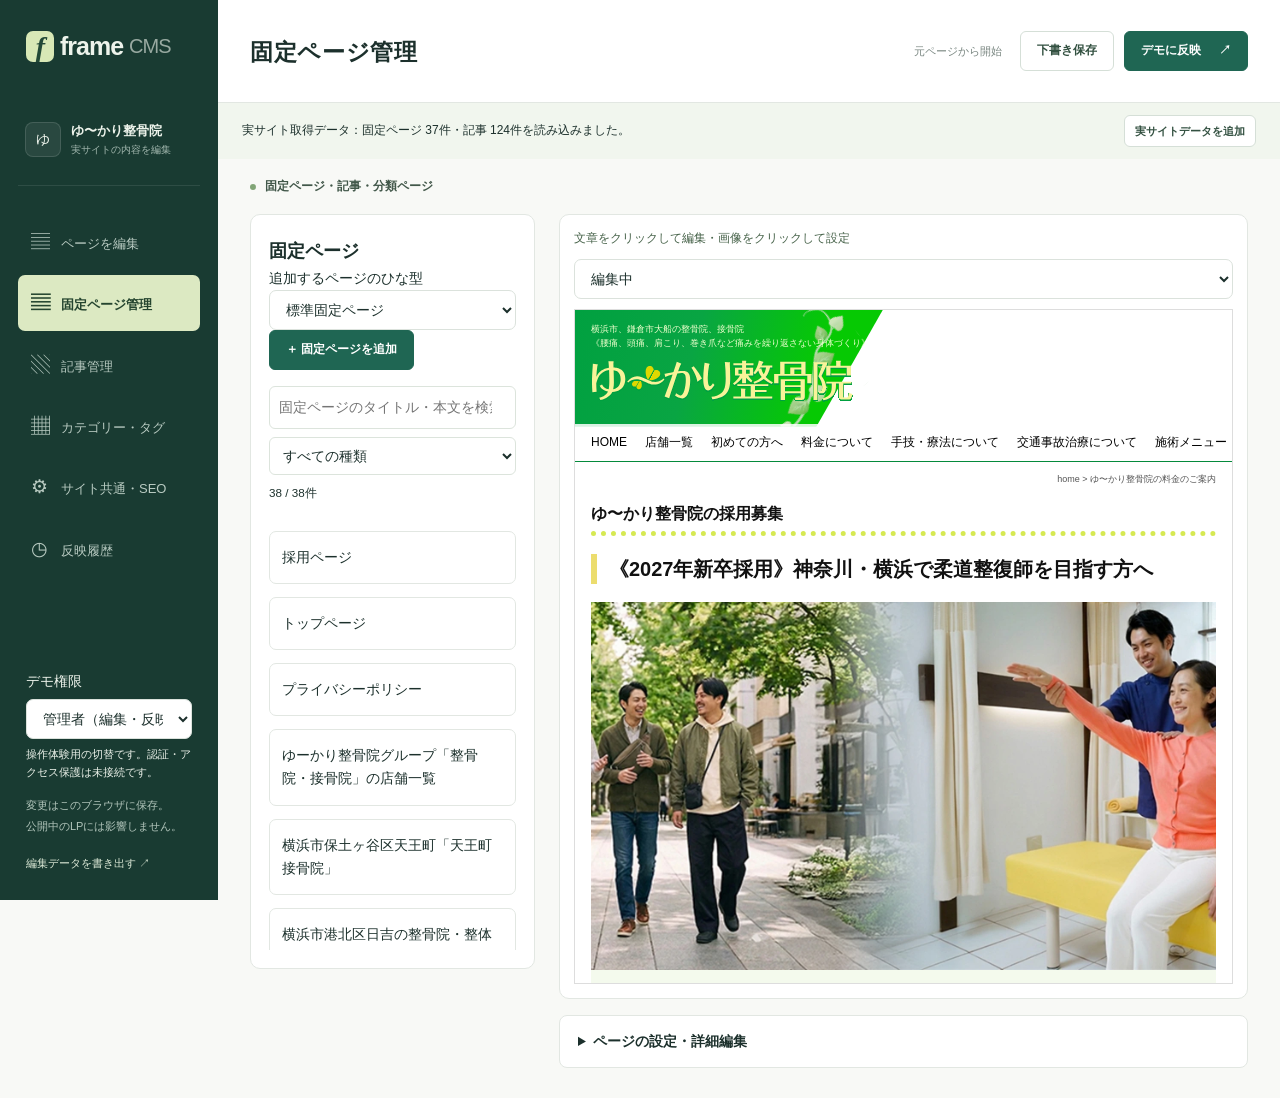
<file: cms/index.html>
<!doctype html>
<html lang="ja">
<head><meta charset="utf-8"><meta name="viewport" content="width=device-width, initial-scale=1"><meta name="robots" content="noindex,nofollow"><title>Frame CMS｜ゆ〜かり整骨院</title><link rel="stylesheet" href="cms.css"></head>
<body>
<aside class="sidebar">
  <a class="wordmark" href="./"><span class="mark">f</span>frame<span class="light">CMS</span></a>
  <div class="workspace"><span class="site-icon">ゆ</span><div><strong>ゆ〜かり整骨院</strong><small>実サイトの内容を編集</small></div></div>

  <nav><button data-view="pages" class="active"><span>▤</span>ページを編集</button><button data-view="fixed"><span>▤</span>固定ページ管理</button><button data-view="articles"><span>▧</span>記事管理</button><button data-view="terms"><span>▦</span>カテゴリー・タグ</button><button data-view="settings"><span>⚙</span>サイト共通・SEO</button><button data-view="history"><span>◷</span>反映履歴</button></nav>
  <div class="sidebar-bottom"><label for="role-select">デモ権限</label><select id="role-select"><option value="admin">管理者（編集・反映）</option><option value="editor">編集者（下書き編集）</option><option value="viewer">閲覧者（閲覧のみ）</option></select><small>操作体験用の切替です。認証・アクセス保護は未接続です。</small><p>変更はこのブラウザに保存。<br>公開中のLPには影響しません。</p><button id="export-data" class="text-button">編集データを書き出す ↗</button></div>
</aside>
<main class="main">
  <header class="topbar"><div><h1 id="view-title">ページを編集</h1></div><div class="top-actions"><span id="save-status" role="status">準備中…</span><button id="save" class="btn">下書き保存</button><button id="publish" class="btn primary">デモに反映 <span>↗</span></button></div></header>
  <div class="import-bar"><span id="import-status">実サイトデータを確認中…</span><button id="import-site" class="btn small">実サイトデータを追加</button></div><div class="context"><div><span class="live-dot"></span><strong>固定ページ・記事・分類ページ</strong></div></div>
  <section id="pages-view" class="view editor-grid">
    <aside class="inspector"><div class="inspector-head"><h2>ページの位置</h2><p>文章はページ上で直接入力。画像・ボタンを押すと、その位置で設定できます。</p><label for="section-select" class="sr-only">ページの位置</label><select id="section-select"></select></div><div class="editing-guide"><strong id="editing-mode">クリックして直接編集</strong><p>入力はそのまま下書きに残ります。<br>改行できます。画像内の文字と背景装飾は編集対象外です。</p></div><details class="advanced-fields"><summary>選択した箇所の詳細編集</summary><div id="fields"></div></details></aside>
    <div class="preview-panel"><div class="preview-toolbar"><div class="segmented"><button data-preview="draft" class="active">編集中</button><button data-preview="published">反映済み</button></div><span id="inline-mode-label">ページ上で編集できます</span><div class="segmented"><button data-device="desktop" class="active">PC</button><button data-device="mobile">スマホ</button></div><span id="preview-size">1080px</span></div><div class="preview-scroll" id="canvas"><div class="frame-holder"><iframe id="preview" title="Frame 2 編集プレビュー" sandbox="allow-same-origin"></iframe></div></div><div class="preview-note">編集中の内容は「デモに反映」を押すまで反映済みページに変わりません。</div></div>
  </section>
  <section id="articles-view" class="view" hidden><div class="articles-layout"><aside class="article-list"><div class="list-heading"><h2>記事</h2><button id="add-article" class="btn small primary">＋ 新規</button></div><div class="list-filters"><input id="article-search" data-browse="true" type="search" placeholder="記事のタイトル・本文を検索" aria-label="記事検索"><select id="article-type" data-browse="true" aria-label="記事の種類"><option value="">すべての種類</option></select><small id="article-count"></small></div><div id="article-items"></div><div class="taxonomy-panel"><h2>分類から探す</h2><select id="taxonomy-mode" aria-label="分類管理の版"><option value="draft">編集中</option><option value="published">反映済み・掲載記事</option></select><div id="taxonomy-items"></div></div></aside><div id="article-editor"></div></div></section>
  <section id="fixed-view" class="view" hidden><div class="article-form"><h2>固定ページ</h2><label for="fixed-template">追加するページのひな型</label><select id="fixed-template"><option value="standard">標準固定ページ</option></select><button id="add-fixed" class="btn primary">＋ 固定ページを追加</button><div class="list-filters"><input id="fixed-search" data-browse="true" type="search" placeholder="固定ページのタイトル・本文を検索" aria-label="固定ページ検索"><select id="fixed-type" data-browse="true" aria-label="固定ページの種類"><option value="">すべての種類</option></select><small id="fixed-count"></small></div><div id="fixed-items"></div></div><div id="fixed-editor" class="settings-layout"></div></section>
  <section id="terms-view" class="view" hidden><div class="terms-layout"><aside class="article-form"><h2>カテゴリー・タグ</h2><label for="term-kind">分類の種類</label><select id="term-kind" data-browse="true"><option value="category">カテゴリー</option><option value="tag">タグ</option><option value="archive">一覧ページ</option></select><input id="term-search" data-browse="true" type="search" placeholder="分類名を検索" aria-label="分類名を検索"><label for="term-mode">表示する版</label><select id="term-mode" data-browse="true"><option value="draft">編集中</option><option value="published">反映済み</option></select><p id="term-count"></p><div id="term-items"></div></aside><div id="term-editor"></div></div></section>
  <section id="settings-view" class="view" hidden><div class="settings-layout"><div class="article-form"><h2>サイト共通・採用ページのSEO</h2><div id="settings-fields"></div><p class="muted">このデモは検索対象外です。設定は下書き保存後、「デモに反映」で反映済み表示へ移ります。</p></div><div class="article-form"><h2>タイトル・説明の確認</h2><div id="seo-summary"></div><p class="muted">ヘッダー・フッターは「ページを編集」で変更します。全ページ共通です。</p></div></div></section>
  <section id="history-view" class="view" hidden><div class="history-intro"><p>直近10件。復元先は下書きです。</p></div><div id="history-items"></div></section>
</main>
<div id="toast" role="status" hidden></div>
<dialog id="publish-dialog"><h2>デモ表示に反映しますか？</h2><p>下書きのページ・記事を、このブラウザの反映済み表示へまとめて反映します。</p><div id="changes"></div><div class="dialog-actions"><button id="cancel-publish" class="btn">戻る</button><button id="confirm-publish" class="btn primary">この内容を反映</button></div></dialog>
<script src="source.js"></script><script src="content-model.js"></script><script src="app.js"></script>
</body></html>
</file>
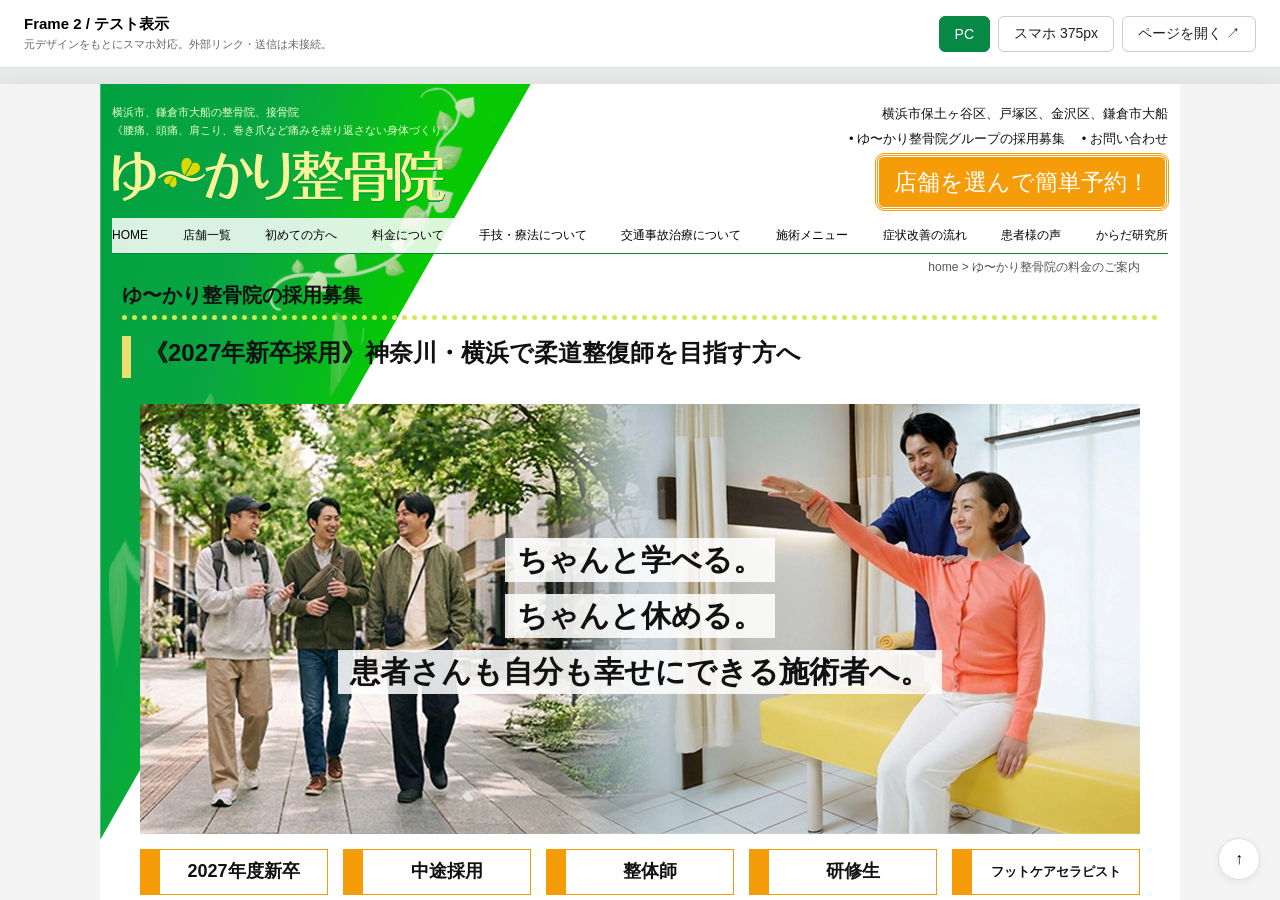
<file: preview.html>
<!doctype html><html lang="ja"><head><meta charset="utf-8"><meta name="viewport" content="width=device-width,initial-scale=1"><title>Frame 2｜PC・スマホ テスト表示</title><style>*{box-sizing:border-box}body{margin:0;background:#e8ebe9;font:14px Meiryo,sans-serif}header{height:68px;display:flex;align-items:center;justify-content:space-between;padding:12px 24px;background:#fff;border-bottom:1px solid #ddd;gap:10px}b{font-size:15px}small{display:block;color:#666;font-size:11px;margin-top:3px}button,a{font:inherit;border:1px solid #ccc;border-radius:6px;padding:8px 15px;background:white;cursor:pointer;color:#222;text-decoration:none}button[aria-pressed=true]{background:#078844;color:white;border-color:#078844}nav{display:flex;gap:8px}iframe{display:block;width:100%;height:calc(100dvh - 84px);border:0;background:white;margin:16px auto 0;box-shadow:0 0 18px #0001;transition:width .2s}iframe.mobile{width:375px;max-width:100%;border-radius:12px 12px 0 0}@media(max-width:650px){header{height:110px;display:block;padding:10px 14px}nav{margin-top:9px}iframe{height:calc(100dvh - 126px)}button,a{padding:5px 12px}}</style></head><body><header><div><b>Frame 2 / テスト表示</b><small>元デザインをもとにスマホ対応。外部リンク・送信は未接続。</small></div><nav><button id="pc" aria-pressed="true">PC</button><button id="mobile" aria-pressed="false">スマホ 375px</button><a href="index.html" target="_blank">ページを開く ↗</a></nav></header><iframe id="screen" src="index.html" title="採用LPの表示確認"></iframe><script>for(const mode of ['pc','mobile'])document.getElementById(mode).onclick=()=>{document.getElementById('screen').className=mode==='mobile'?'mobile':'';for(const key of ['pc','mobile'])document.getElementById(key).setAttribute('aria-pressed',String(key===mode));};</script></body></html>
</file>
<file: style.css>
:root{--green:#00a744;--orange:#f59c08;--yellow:#ecdd6e;--blue:#234bef;--ink:#111}
*{box-sizing:border-box}html{scroll-behavior:smooth;scroll-padding-top:24px}body{margin:0;background:#f3f4f3;color:var(--ink);font-family:"Hiragino Kaku Gothic ProN","Yu Gothic",Meiryo,sans-serif;font-size:16px;line-height:1.6}button,a{-webkit-tap-highlight-color:transparent}button{font:inherit;cursor:pointer}a{color:inherit}button:focus-visible,a:focus-visible,summary:focus-visible{outline:3px solid #0b70d7;outline-offset:4px}.page{max-width:1080px;background:#fff;margin:auto;overflow:hidden;position:relative}.header{position:relative;padding:14px 12px 0;z-index:1}.leaf-bg{position:absolute;z-index:-1;top:0;left:-39px;width:471px;height:auto;pointer-events:none}.header-top{display:flex;justify-content:space-between;gap:20px;min-height:118px}.brand p{font-size:11px;color:#ecffcc;margin:0 0 10px}.brand img{display:block;max-width:100%;height:auto}.header-right{text-align:right;font-size:13px}.header-right p{margin:0 0 4px}.booking{border:3px double #fff;outline:1px solid var(--orange);background:var(--orange);border-radius:8px;color:white;padding:7px 15px;font-size:23px}.site-nav{display:flex;justify-content:space-between;gap:10px;border-bottom:1px solid #058a3b;background:#ffffffd9;padding:6px 0}.site-nav button{border:0;background:transparent;padding:0;font-size:12px;white-space:nowrap}.hero-area{position:relative;padding:0 40px}.breadcrumb{text-align:right;color:#555;font-size:12px;margin:12px 0 4px}.hero-area h2{font-size:20px;border-bottom:5px dotted #d6e953;margin:0 -18px 20px;padding-bottom:5px}.hero-area h1{font-size:24px;line-height:1.5;border-left:8px solid var(--yellow);padding-left:18px;margin:18px 0 28px}.hero{position:relative;isolation:isolate}.hero>.photo{width:100%;height:auto;display:block}.hero-copy{position:absolute;inset:0;display:flex;align-items:center;justify-content:center;flex-direction:column;gap:12px;font-size:30px;line-height:1.4;font-weight:bold}.hero-copy span{background:#ffffffdb;padding:1px 12px;text-align:center}.recruit-nav{display:grid;grid-template-columns:repeat(5,minmax(0,1fr));gap:15px;margin:15px 0 0}.recruit-nav a{border:1px solid var(--orange);border-left:20px solid var(--orange);text-align:center;text-decoration:none;font-size:18px;padding:5px 2px;display:flex;align-items:center;justify-content:center;line-height:1.4;min-height:46px}.recruit-nav a:last-child{font-size:13px}.recruit-nav a:hover{background:#fff4d7}.section{margin:54px 80px}.section h2{font-size:18px;border-bottom:3px solid var(--green);line-height:1.55;padding-bottom:5px;margin:0 0 24px}.section h3{font-size:18px;margin:28px 0 15px;line-height:1.6}.section p{margin:0 0 24px;overflow-wrap:anywhere}.two-col{display:grid;grid-template-columns:minmax(0,1fr) minmax(0,1fr);gap:28px;align-items:start}.photo{max-width:100%;height:auto;display:block}.two-col .photo{width:100%;height:auto}.contact{margin:38px 0 12px}.contact h3{border-left:20px solid var(--orange);padding:10px 18px;font-size:18px}.contact-box{border:2px solid var(--orange);border-bottom-width:15px;display:grid;grid-template-columns:1.2fr 1fr;gap:30px;padding:12px 32px;text-align:center}.phone{display:block;background:var(--orange);color:#fff;border:0;border-radius:70px;font-size:36px;font-weight:800;line-height:1.15;padding:12px 15px 8px;width:100%;margin:15px 0 4px;white-space:nowrap}.phone small{font-size:12px;display:block;font-weight:400}.mail{border:0;background:transparent;color:#b87300;font-size:17px;margin-top:6px}.qr{display:block;border:0;background:transparent;padding:10px;margin:auto}.qr img{display:block}.schedule{margin:24px 0 42px;gap:28px}.shift h3{background:var(--yellow);text-align:center;padding:8px;margin:0 0 18px}.shift figure{margin:0 38px}.shift figcaption{margin-bottom:6px}.arrow{text-align:center;font-size:40px;color:#c8bb52;line-height:1.3;margin:12px 0}.placeholder{background:#d9d9d9;min-height:230px;display:flex;align-items:center;justify-content:center;padding:24px;color:#333;aspect-ratio:440/249}.shift .placeholder{min-height:0;aspect-ratio:350/201}.stats{display:grid;grid-template-columns:repeat(4,minmax(0,1fr));gap:18px;margin:30px 0}.stats>div{color:white;background:var(--blue);min-height:148px;text-align:center;padding:12px 8px;display:flex;flex-direction:column;justify-content:space-between}.stats span{font-size:18px;line-height:1.5}.stats strong{font-size:34px;white-space:nowrap}.step{margin:26px 0 35px}.step>h3{background:var(--yellow);padding:8px;margin:0 0 16px;font-weight:600}.step .two-col{min-height:249px}.clinics{display:grid;grid-template-columns:repeat(6,minmax(0,1fr));gap:8px}.voices{background:#fbfae9;margin-left:0;margin-right:0;padding:26px 80px}.voices .two-col{margin:16px 0}.requirements{margin:0}.requirements>div{display:grid;grid-template-columns:218px minmax(0,1fr);border-bottom:1px solid #e7e7e7}.requirements dt{background:#c7d9ff;padding:10px;font-weight:500;display:flex;align-items:center}.requirements dd{margin:0;padding:10px 14px;overflow-wrap:anywhere}.requirements br+br{display:none}details{margin:0 0 16px;padding:4px 0 10px}summary{list-style:none;cursor:pointer;font-weight:bold;padding-left:25px;position:relative}summary:before{content:"";position:absolute;left:0;top:6px;background:var(--green);width:15px;height:15px}summary:after{content:"−";float:right;margin-left:10px;color:#168c44}details:not([open]) summary:after{content:"＋"}.answer{position:relative;margin-top:7px;padding-left:25px;overflow-wrap:anywhere}.answer:before{content:"";position:absolute;left:0;top:6px;width:15px;height:15px;background:var(--yellow)}#faq h3{border-bottom:1px dotted #529e70;margin:38px 0 16px;padding-bottom:6px}footer{padding:40px 20px;text-align:center;color:#666;font-size:12px;border-top:1px solid #eee}.back-top{position:fixed;bottom:20px;right:20px;width:42px;height:42px;background:#fff;border:1px solid #ddd;border-radius:50%;box-shadow:0 2px 8px #0001}dialog{border:0;border-radius:12px;max-width:calc(100% - 32px);padding:25px}dialog::backdrop{background:#0006}dialog h2{font-size:20px}dialog button{border:0;background:var(--green);color:white;padding:8px 22px;border-radius:5px}
@media(max-width:900px){.section{margin-left:32px;margin-right:32px}.voices{margin-left:0;margin-right:0;padding-left:32px;padding-right:32px}.hero-area{padding:0 24px}.hero-copy{font-size:24px}.header-right{font-size:10px}.brand{max-width:45%}.site-nav{overflow:auto;justify-content:start;padding:9px;gap:18px}.recruit-nav{gap:8px}.recruit-nav a{font-size:14px;border-left-width:12px}.phone{font-size:27px}.contact-box{padding:12px;gap:15px}.stats strong{font-size:27px}.stats span{font-size:15px}.shift figure{margin:0 12px}}
@media(max-width:700px){body{font-size:16px;background:white}.header{padding:12px 16px 0}.header-top{min-height:90px;display:block}.brand{max-width:100%}.brand p{font-size:9px;margin-bottom:8px;max-width:320px}.brand img{width:265px}.leaf-bg{width:350px;left:-30px}.header-right{display:none}.site-nav{margin:12px -16px 0;padding:9px 16px}.hero-area{padding:0 16px}.breadcrumb{font-size:9px;margin-top:10px}.hero-area h2{margin:14px 0 18px;font-size:16px}.hero-area h1{font-size:20px;margin:14px 0 18px;padding-left:12px;border-left-width:6px}.hero{display:flex;flex-direction:column}.hero>.photo{aspect-ratio:1.7;object-fit:cover}.hero-copy{position:relative;background:#f4faed;padding:15px 10px;gap:6px;font-size:23px;align-items:center}.hero-copy span{background:transparent;padding:0 4px}.hero-copy span:last-child{font-size:18px;max-width:300px}.recruit-nav{grid-template-columns:repeat(2,minmax(0,1fr));gap:8px;margin-top:12px}.recruit-nav a{font-size:14px;min-height:42px}.recruit-nav a:last-child{grid-column:1/-1;font-size:14px}.section{margin:36px 20px}.section h2{font-size:19px;line-height:1.6;margin-bottom:20px}.section h3{font-size:17px}.two-col{grid-template-columns:minmax(0,1fr);gap:16px}.two-col .photo{max-width:480px;margin:0 auto}.section p{line-height:1.85;margin-bottom:18px}.contact{margin:30px 0}.contact h3{border-left-width:10px;padding:6px 10px;font-size:16px}.contact-box{grid-template-columns:1fr;gap:20px;padding:16px 10px;border-bottom-width:8px}.contact-box b{font-size:15px}.phone{font-size:clamp(24px,7.5vw,32px);padding:13px 8px;margin-top:12px}.phone small{font-size:10px;margin-top:4px}.mail{font-size:15px}.qr img{width:133px;height:133px}.schedule{gap:30px}.shift figure{margin:0}.shift h3{font-size:19px}.shift figcaption{font-weight:600}.arrow{margin:8px 0}.stats{grid-template-columns:repeat(2,minmax(0,1fr));gap:10px;margin:20px 0}.stats>div{min-height:140px;padding:14px 6px}.stats strong{font-size:26px}.stats span{font-size:15px}.clinics{grid-template-columns:repeat(3,minmax(0,1fr));gap:8px}.step{margin-bottom:26px}.step>h3{font-size:16px;padding:10px}.step .two-col{min-height:0}.placeholder{min-height:190px}.voices{margin-left:0;margin-right:0;padding:26px 20px}.requirements>div{display:block}.requirements dt{padding:10px 12px;font-weight:bold}.requirements dd{padding:14px 12px;font-size:15px}.answer{font-size:15px;line-height:1.85}details{padding-bottom:16px;border-bottom:1px solid #eee}summary{padding-right:20px;line-height:1.7}summary:after{position:absolute;right:0;top:0}footer{padding-bottom:65px}.back-top{bottom:12px;right:10px}}
@media(prefers-reduced-motion:reduce){html{scroll-behavior:auto}}

/* Keep the decorative header artwork inside the header. */
.header{overflow:hidden}

/* Frame 2: original header and hero geometry. */
.page>.leaf-bg{z-index:0;top:-15px;left:-39px;width:471px;height:771px}
.header,main,footer{position:relative;z-index:1}
.header{overflow:visible}
@media(min-width:901px){
.header{padding:20px 12px 0;height:170px}
.header-top{height:114px;min-height:0}
.site-nav{height:36px;align-items:center;padding:6px 0}
.hero-area .breadcrumb{height:26px;line-height:26px;margin:0;font-size:12px}
.hero-area h2{height:40px;margin:0 -18px;padding:0 0 5px;line-height:30px}
.hero-area h1{height:64px;margin:0 0 20px -18px;padding:15px 0 0 22px;border:0;position:relative;line-height:36px;white-space:nowrap}
.hero-area h1:before{content:"";position:absolute;left:0;top:16px;height:42px;width:9px;background:var(--yellow)}
.hero-copy{gap:12px;font-size:30px;transform:translateY(-3px)}
.recruit-nav a{font-weight:600}
#intro{margin-top:48px}
#intro h2{line-height:1.55;margin-bottom:24px}
}
@media(max-width:700px){.page>.leaf-bg{width:350px;height:auto;clip-path:inset(0 0 77% 0)}}
</file>
<file: cms/cms.css>
:root{--ink:#1c302c;--muted:#798680;--green:#1f6653;--line:#e2e7e2;--paper:#f8f9f6;--accent:#d9e9bd}*{box-sizing:border-box}body{margin:0;background:var(--paper);color:var(--ink);font:14px/1.65 "Segoe UI",Meiryo,sans-serif}button,input,textarea,select{font:inherit}button{cursor:pointer}button:disabled{opacity:.45;cursor:default}button,a,input,textarea,select{outline-offset:3px}button:focus-visible,a:focus-visible{outline:2px solid #83ac39}input,textarea,select{width:100%;border:1px solid #dbe2dc;background:#fff;border-radius:7px;padding:10px 12px;color:var(--ink)}textarea{resize:vertical;line-height:1.7;min-height:80px}input:focus,textarea:focus,select:focus{outline:2px solid #a0c6ae;border-color:transparent}h1,h2,h3,p{margin:0}button{border:0}a{color:inherit}.sidebar{width:218px;position:fixed;inset:0 auto 0 0;background:#193b32;color:#edf3eb;padding:26px 18px;display:flex;flex-direction:column}.wordmark{display:flex;align-items:center;font-size:25px;letter-spacing:-1px;font-weight:650;text-decoration:none;gap:6px;margin:0 8px 37px}.mark{background:#d8e8b6;color:#224937;border-radius:7px;width:28px;height:31px;line-height:31px;text-align:center;font:italic bold 28px Georgia}.light{font-weight:300;font-size:20px;opacity:.6}.workspace{display:flex;align-items:center;gap:10px;padding:15px 7px 26px;border-bottom:1px solid #ffffff17;margin-bottom:25px}.workspace strong{font-size:13px}.workspace small{display:block;color:#a3b8af;font-size:10px}.site-icon{background:#ffffff12;border:1px solid #ffffff20;border-radius:8px;padding:5px 10px}.nav-label{font-size:9px;color:#91b1a3;letter-spacing:2px;padding:0 13px;margin-bottom:12px}nav button{width:100%;text-align:left;padding:12px 13px;color:#b9cbc2;background:transparent;border-radius:7px;margin:3px 0;font-size:13px}nav button span{font-size:19px;display:inline-block;width:30px}nav button.active{background:#dce9c2;color:#25452f;font-weight:650}.sidebar-bottom{margin-top:auto;padding:20px 8px 0}.demo-pill{color:#cce0b7;border:1px solid #688975;border-radius:4px;padding:3px 6px;font-size:9px;letter-spacing:1px}.sidebar-bottom p{color:#b3c6bc;font-size:11px;line-height:1.9;margin:14px 0}.text-button{background:transparent;color:#dbe8d6;padding:0;font-size:11px}.main{margin-left:218px}.topbar{height:103px;display:flex;align-items:center;justify-content:space-between;padding:20px 32px;border-bottom:1px solid var(--line);background:#fff}.eyebrow{font-size:9px;letter-spacing:1.7px;color:#819185;font-weight:600}h1{font-size:23px;letter-spacing:.03em;margin-top:3px}h2{font-size:18px}.top-actions{display:flex;align-items:center;gap:10px}#save-status{font-size:11px;color:var(--muted);margin-right:8px}.btn{padding:9px 16px;border:1px solid #d5dfd7;border-radius:6px;background:#fff;color:#335141;font-weight:600;font-size:12px;white-space:nowrap}.btn:hover{background:#f0f5ed}.btn.primary{background:var(--green);border-color:var(--green);color:white}.btn.primary:hover{background:#194d40}.btn.primary span{margin-left:15px}.btn.small{padding:6px 10px;font-size:11px}.context{height:55px;padding:0 32px;display:flex;align-items:center;justify-content:space-between;font-size:11px;color:var(--muted)}.context>div{display:flex;align-items:center;gap:9px}.context strong{color:#415749;font-size:12px}.live-dot{height:6px;width:6px;background:#81a576;border-radius:50%}.tag{border:1px solid #d6dfd4;border-radius:4px;padding:1px 6px;font-size:9px}.view[hidden]{display:none}.editor-grid{display:grid;grid-template-columns:320px minmax(0,1fr);height:calc(100vh - 158px);border-top:1px solid var(--line)}.inspector{background:white;overflow:auto;border-right:1px solid var(--line)}.inspector-head{padding:23px 22px 20px;border-bottom:1px solid var(--line)}.inspector-head h2{margin:3px 0 5px}.inspector-head p{font-size:10px;color:var(--muted);margin-bottom:15px}.inspector select{font-size:12px;background:#f8faf6}.field{padding:17px 22px;border-bottom:1px solid #eef1eb}.field label,.input-label{display:block;font-size:11px;font-weight:bold;margin-bottom:8px}.field textarea{font-size:12px}.field-note{font-size:10px;color:var(--muted);margin-top:6px}.field-img{width:100%;height:105px;object-fit:cover;border:1px solid var(--line);border-radius:6px;margin-bottom:8px;background:#f0f1eb}.field input[type=file]{font-size:10px;padding:5px}.field .image-options{display:flex;gap:5px;margin:8px 0}.image-options button{padding:4px;background:#f0f3ed;color:#485c4e;font-size:10px;border-radius:4px}.preview-panel{display:flex;flex-direction:column;min-width:0;background:#e9ede7}.preview-toolbar{height:49px;display:flex;gap:15px;align-items:center;padding:0 22px;background:#f6f8f3;border-bottom:1px solid #dce2d9;flex-shrink:0}.segmented{display:flex;background:#e8ede4;border:1px solid #e0e6dc;padding:2px;border-radius:5px}.segmented button{font-size:10px;padding:4px 12px;background:transparent;color:#7c897b;border-radius:3px}.segmented button.active{background:white;color:#274d38;box-shadow:0 1px 3px #0001}.preview-toolbar>span{font-size:10px;color:#899183;margin-left:auto}.preview-scroll{flex:1;min-height:0;overflow:hidden;padding:20px;display:flex;justify-content:center;align-items:flex-start;background-image:radial-gradient(#cdd6c9 1px,transparent 1px);background-size:13px 13px}.frame-holder{position:relative;box-shadow:0 5px 25px #253d2017;background:white;flex-shrink:0;overflow:hidden;border-radius:4px}iframe{border:0;display:block;transform-origin:top left;background:white}.preview-note{font-size:10px;text-align:center;color:#798974;padding:9px;flex-shrink:0}.muted{color:var(--muted);font-size:11px}.articles-layout{display:grid;grid-template-columns:285px 1fr;gap:25px;padding:0 32px 30px}.article-list{padding:22px;background:#fff;border:1px solid var(--line);border-radius:10px;align-self:start}.list-heading{display:flex;align-items:center;justify-content:space-between;margin-bottom:10px}.article-item{width:100%;padding:14px 12px;text-align:left;border:1px solid var(--line);margin-top:13px;background:#fff;border-radius:7px;color:var(--ink)}.article-item.active{border-color:#6a9c7e;background:#f3f7ee}.article-item strong{display:block;font-size:12px}.article-item small{color:#88967f}.article-form{background:white;border:1px solid var(--line);border-radius:10px;padding:26px;max-width:900px}.article-form .input-label{margin-top:20px}.article-form textarea{min-height:250px}.article-form .summary-input{min-height:75px}.article-form .row{display:flex;gap:10px;margin-top:15px}.article-form .row input{width:auto}.empty-state{padding:80px 30px;text-align:center;color:#8a9786}.empty-state h2{color:#496340;margin-bottom:10px}.article-preview{padding:20px;margin-top:20px;border:1px solid var(--line);background:#fafcf7;border-radius:6px;white-space:pre-wrap}.history-intro{padding:20px 32px}.history-intro h2{font-size:24px;margin:8px 0}.history-intro p{color:var(--muted);font-size:12px}.history-card{margin:0 32px 12px;background:white;border:1px solid var(--line);border-radius:9px;padding:22px;display:flex;align-items:center;justify-content:space-between}.history-card small{color:var(--muted)}#toast{position:fixed;bottom:24px;left:50%;transform:translateX(-50%);background:#193b32;color:white;box-shadow:0 4px 20px #0003;border-radius:9px;padding:13px 25px;z-index:20;font-size:13px}dialog{width:470px;max-width:calc(100vw - 35px);border:0;border-radius:13px;padding:30px;box-shadow:0 10px 60px #0002;color:var(--ink)}dialog::backdrop{background:#15352966}dialog h2{font-size:23px;margin:6px 0 12px}dialog p{font-size:12px;color:var(--muted)}#changes{background:#f1f5eb;border-radius:7px;padding:15px;margin:22px 0;font-size:12px}.dialog-actions{display:flex;justify-content:flex-end;gap:10px}.faq-card{padding:17px 22px;border-bottom:1px solid var(--line)}.faq-card input,.faq-card textarea{font-size:12px;margin-bottom:7px}.faq-tools{display:flex;gap:8px}.faq-tools button{padding:3px 9px;color:#6c7568;background:#f2f4ee;font-size:11px;border-radius:4px}.add-faq{margin:18px 22px}.sr-only{position:absolute;width:1px;height:1px;overflow:hidden;clip:rect(0,0,0,0)}@media(min-width:1800px){.editor-grid{grid-template-columns:360px 1fr}.inspector-head,.field,.faq-card{padding-left:27px;padding-right:27px}}@media(max-width:1100px){.sidebar{width:180px;padding:25px 12px}.main{margin-left:180px}.editor-grid{grid-template-columns:280px 1fr}.topbar{padding:20px}.top-actions{gap:5px}#save-status{display:none}.context{padding:0 20px}.context>span{display:none}.articles-layout{padding:0 20px;grid-template-columns:230px 1fr}}@media(max-width:760px){.sidebar{position:relative;width:100%;height:auto;padding:12px 16px;display:block}.wordmark{display:none}.workspace{display:none}.sidebar-bottom,.nav-label{display:none}.sidebar nav{display:flex;gap:6px}.sidebar nav button{font-size:11px;padding:6px}.main{margin-left:0}.topbar{height:100px;align-items:start;padding:13px;flex-wrap:wrap}.topbar h1{font-size:18px}.eyebrow{font-size:8px}.top-actions{margin-top:5px}.context{height:42px;padding:0 13px}.editor-grid{display:flex;flex-direction:column;height:auto}.inspector{max-height:46vh;width:100%}.preview-panel{height:70vh}.preview-toolbar{padding:0 10px}.preview-note{font-size:9px}.articles-layout{display:block;padding:0 12px}.article-form{margin-top:15px;padding:18px}.article-list{padding:14px}.history-card{margin:10px;padding:15px}.history-intro{padding:15px}}
/* 記事の入力と読者向け表示を同じ画面で確認する。 */
#article-editor{display:grid;grid-template-columns:minmax(300px,440px) minmax(300px,1fr);gap:20px;min-width:0;align-items:start}
.article-form{min-width:0;width:100%;padding:22px}
.article-form>h2{margin-top:4px}
.article-reader{background:#e9ede7;border:1px solid var(--line);border-radius:10px;overflow:hidden;position:sticky;top:20px;min-width:0}
.article-reader-toolbar{display:flex;flex-wrap:wrap;align-items:center;gap:8px;padding:13px;background:#f6f8f3;font-size:10px}
.article-reader-toolbar strong{width:100%;font-size:12px}
.article-reader-toolbar select{width:auto;max-width:125px;padding:5px 8px;font-size:10px}
#article-canvas{height:650px;min-height:350px}
.listing-option{display:flex;gap:9px;align-items:center;font-size:12px;margin:20px 0 5px;font-weight:600}
.listing-option input{width:16px;height:16px;flex-shrink:0}
.article-actions,.empty-actions{display:flex;gap:8px;flex-wrap:wrap;margin-top:20px}
.empty-actions{justify-content:center}
.sample-note{font-size:11px;color:#60724f;background:#f2f6e8;border-radius:6px;padding:10px;margin-top:13px}
.faq-intro{padding:15px 22px;font-size:11px;color:var(--muted);background:#f9fbf5}
#changes p{color:#42583b;margin:5px 0}
@media(max-width:1450px){#article-editor{display:block}.article-reader{position:relative;top:0;margin-top:20px}.article-form{max-width:none}#article-canvas{height:560px}}
@media(max-width:760px){#article-canvas{height:550px}.article-reader-toolbar{gap:5px}.article-reader-toolbar select{max-width:110px}}
.action-dialog .dialog-actions{margin-top:24px}
/* ページ上で直接編集するための、コンパクトな補助パネル。 */
.editor-grid{grid-template-columns:235px minmax(0,1fr)}
.inspector-head{padding:20px 16px}.inspector-head p{font-size:11px;line-height:1.8}
.editing-guide{padding:18px 16px;border-bottom:1px solid var(--line)}
.editing-guide strong{font-size:12px;color:#3f7046}.editing-guide p{font-size:10px;color:var(--muted);margin-top:8px;line-height:1.9}
.advanced-fields>summary{cursor:pointer;padding:16px;font-size:11px;font-weight:600;background:#f7faf3;border-bottom:1px solid var(--line)}
.advanced-fields .field,.advanced-fields .faq-card{padding:15px 16px}
#inline-mode-label{font-size:10px;color:#62805f}.preview-toolbar>span#inline-mode-label{margin-left:0}
@media(min-width:1800px){.editor-grid{grid-template-columns:260px minmax(0,1fr)}}
@media(max-width:1100px){.editor-grid{grid-template-columns:210px minmax(0,1fr)}#inline-mode-label{display:none}}
@media(max-width:760px){.inspector{max-height:28vh}.editing-guide{display:none}.inspector-head{padding:12px 16px}.inspector-head p{margin-bottom:8px}.advanced-fields>summary{padding:10px 16px}.preview-panel{height:76vh}}
.settings-layout{display:grid;grid-template-columns:1fr 1fr;gap:20px}.settings-layout input,.settings-layout textarea{width:100%}.settings-layout textarea{min-height:100px}.seo-card{border:1px solid #dde5df;border-radius:10px;padding:16px;margin:16px 0;overflow-wrap:anywhere}.taxonomy-panel{margin-top:24px;border-top:1px solid #ddd;padding-top:20px}.taxonomy-group{padding:8px 0;overflow-wrap:anywhere}.taxonomy-group button{display:block;text-align:left;margin:8px 0}.sidebar-bottom select{width:100%;margin:6px 0}.sidebar-bottom small{display:block;font-size:11px}#fixed-preview{width:100%;height:700px;border:1px solid #ddd}#fixed-items{display:flex;gap:8px;flex-wrap:wrap;margin-top:20px}@media(max-width:900px){.settings-layout{grid-template-columns:1fr}}

.settings-layout .listing-option input[type="checkbox"]{width:16px;min-width:16px;height:16px;flex:0 0 16px;margin:0}.settings-layout .listing-option{justify-content:flex-start;align-items:center;overflow-wrap:normal}

.import-bar{display:flex;align-items:center;justify-content:space-between;gap:12px;padding:12px 24px;background:#f1f6ee;font-size:12px}.list-filters{display:grid;gap:8px;margin:16px 0}.list-filters input,.list-filters select{width:100%;min-width:0;padding:9px;border:1px solid #dce4dc;border-radius:6px}#article-items{max-height:55vh;overflow:auto}#fixed-items{max-height:240px;overflow:auto}#fixed-items .article-item{max-width:260px}.terms-layout{display:grid;grid-template-columns:minmax(220px,300px) minmax(0,1fr);gap:20px}.terms-layout aside select,.terms-layout aside input{width:100%;margin:8px 0;padding:8px}.terms-layout aside{align-self:start}#term-items{max-height:65vh;overflow:auto}#term-editor{min-width:0}#term-editor input,#term-editor textarea{width:100%}#term-editor textarea{min-height:110px}#term-preview{width:100%;height:760px;border:1px solid #ddd;background:#fff}.source-info{overflow-wrap:anywhere}.source-info small{display:block}.source-images input{width:100%}@media(max-width:900px){.terms-layout{grid-template-columns:1fr}.import-bar{flex-wrap:wrap}#term-items{max-height:220px}}

#taxonomy-items{max-height:280px;overflow:auto}

/* 文章・画像はページ上で編集し、詳細設定は必要時に開く。 */
#article-editor{display:flex;flex-direction:column;gap:16px}#article-editor>.article-reader{width:100%;position:relative;top:0;margin-top:0}.content-settings{width:100%;border:1px solid var(--line);border-radius:8px;background:#fff}.content-settings>summary{padding:14px 18px;cursor:pointer;font-weight:600}.content-settings>.article-form{border:0;max-width:none}.direct-guide{font-size:12px;color:#466249;margin-bottom:10px}#fixed-view:not([hidden]){display:grid;grid-template-columns:285px minmax(0,1fr);gap:24px;padding:0 32px 30px;align-items:start}#fixed-view>.article-form{padding:18px}#fixed-view #fixed-items{display:block;max-height:48vh;margin-top:12px}#fixed-view #fixed-items .article-item{max-width:none}#fixed-editor{display:flex;flex-direction:column;gap:16px;min-width:0}#fixed-editor>.direct-preview{padding:14px;max-width:none}#fixed-preview{height:75vh;min-height:550px;margin-top:10px}#article-canvas{height:75vh;min-height:550px}@media(max-width:900px){#fixed-view:not([hidden]){grid-template-columns:1fr;padding:0 12px}#fixed-view #fixed-items{max-height:180px}#fixed-preview,#article-canvas{height:70vh;min-height:420px}}
</file>
